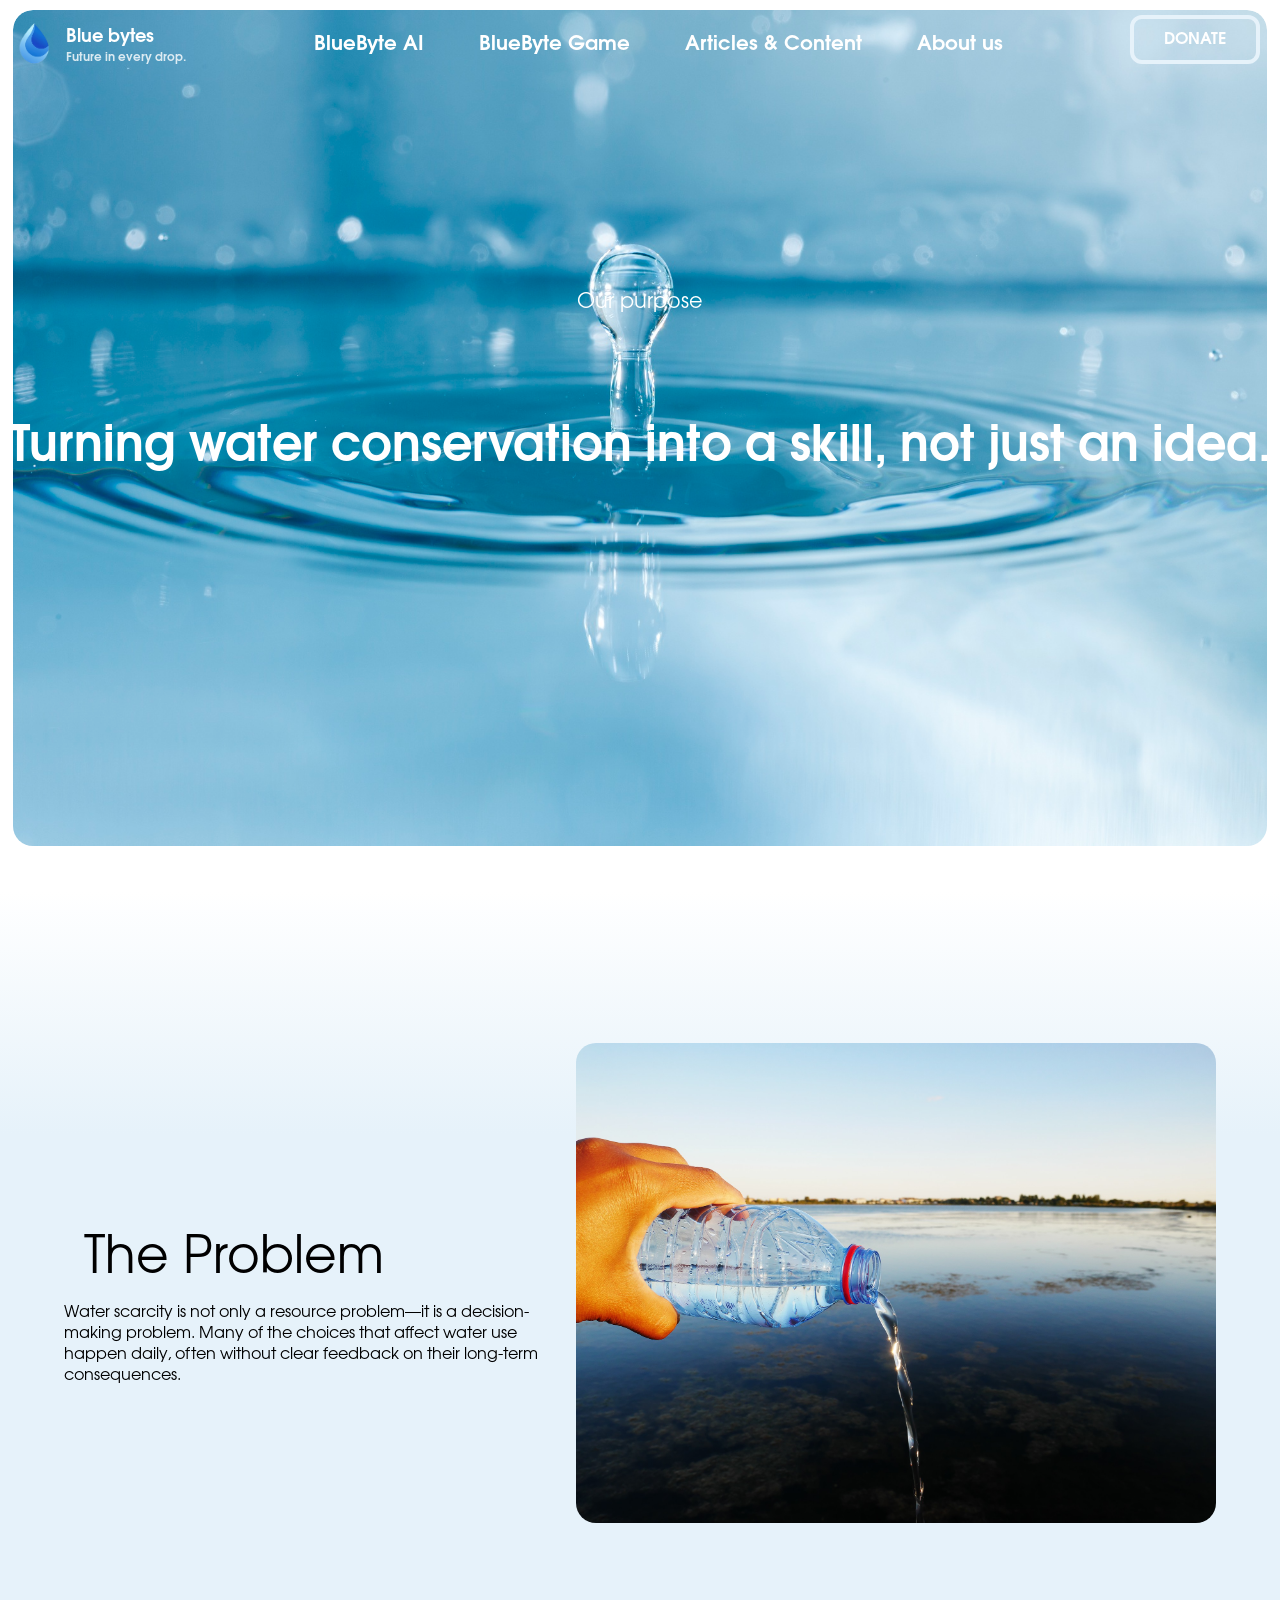
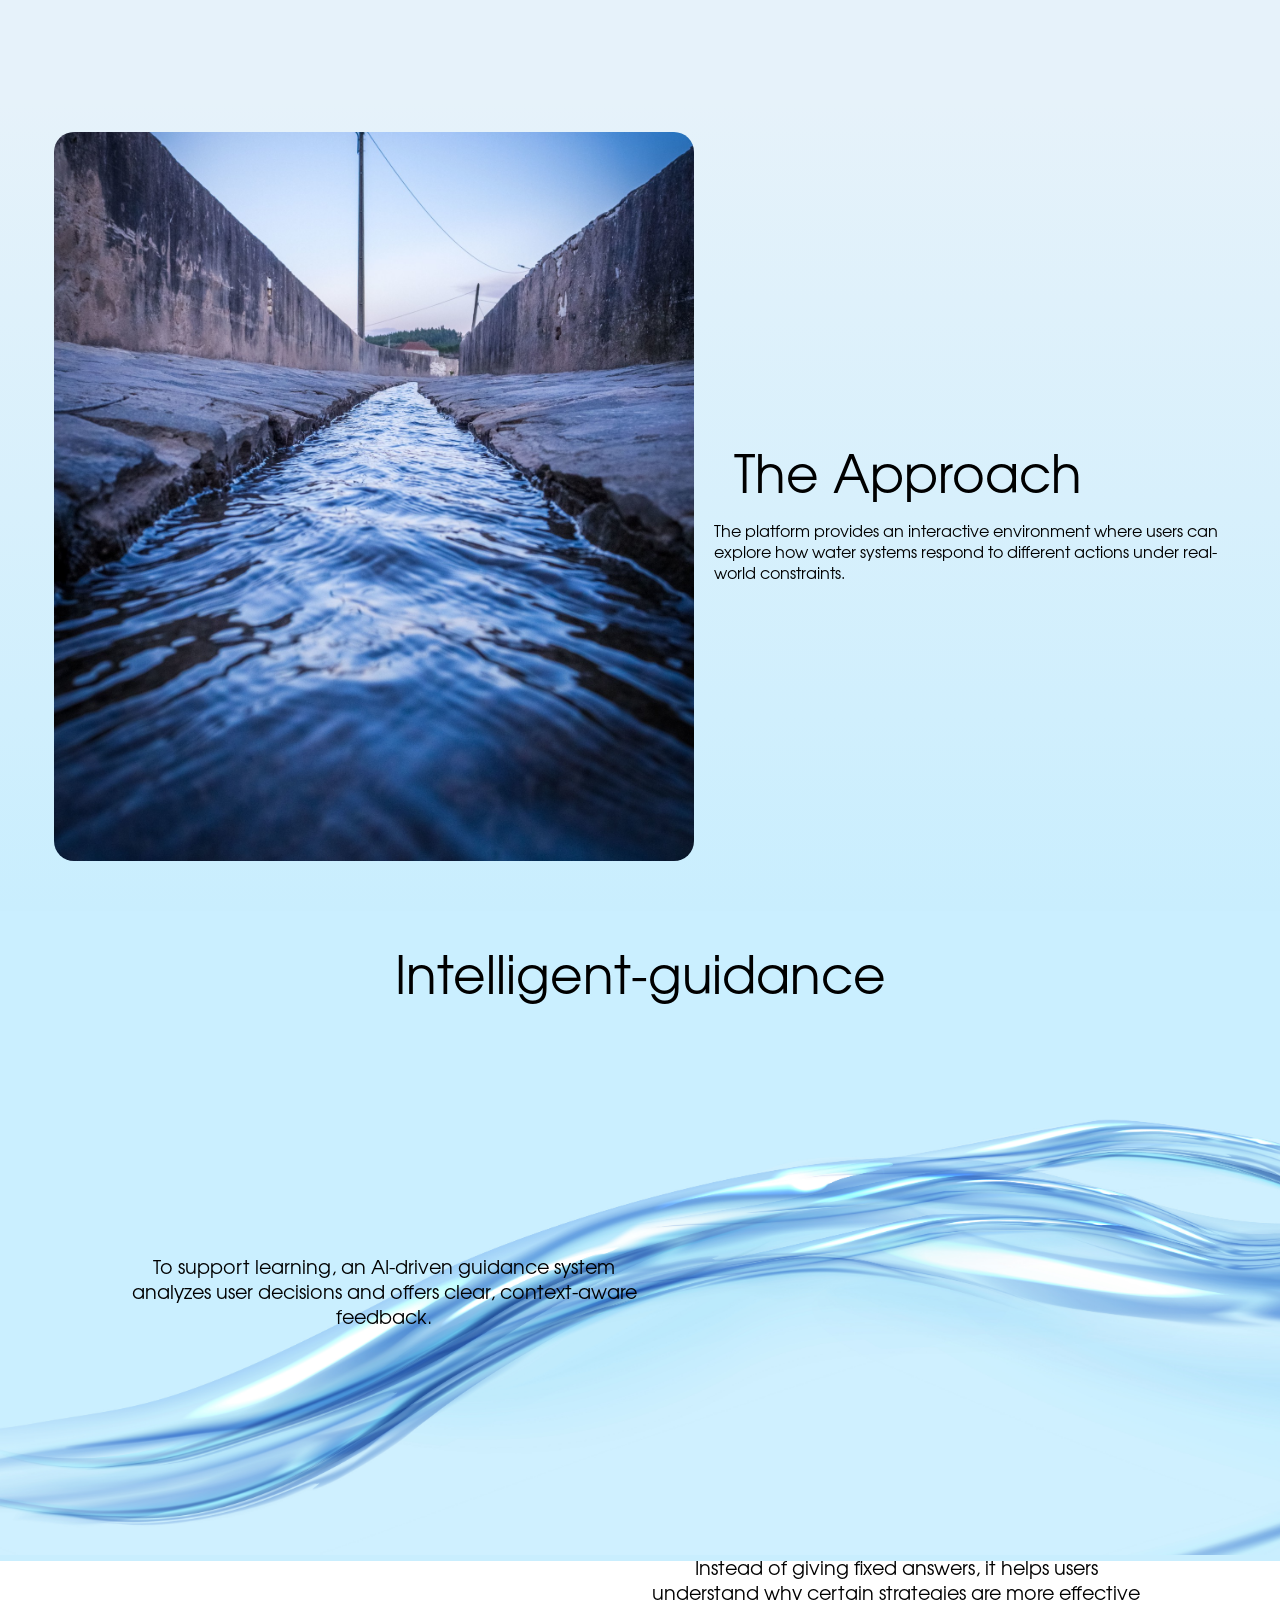
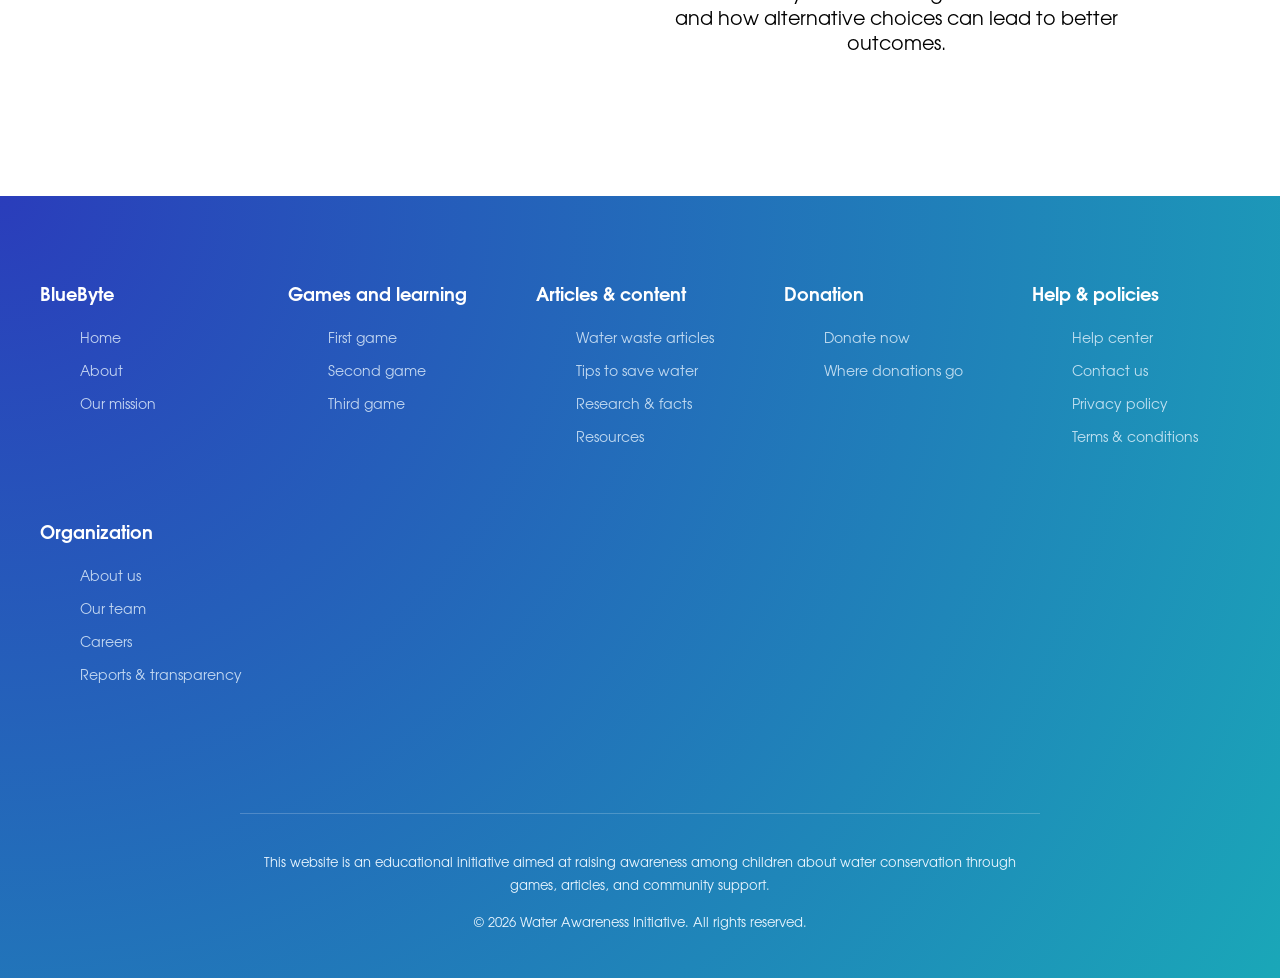
<file: about/about.html>
<!DOCTYPE html>
<html lang="en">
<head>
    <meta charset="UTF-8">
    <meta name="viewport" content="width=device-width, initial-scale=1.0">
    <title>BlueBytes | Section Under Development</title>
    <link rel="stylesheet" href="../root.css">
    <link rel="stylesheet" href="about.css">
</head>
<body>

    <nav id="navbar">
    <a href="../index.html" class="logo logo-wrap">
        <img src="../assets/logo.png" alt="logo" class="nav-logo-img">

        <div class="logo-text">
            <h3>Blue bytes</h3>
            <p>Future in every drop.</p>
        </div>
    </a>

    <ul class="nav-links">
        <li><a href="../ai/ai.html">BlueByte AI</a></li>
        <li><a href="../game/game.html">BlueByte Game</a></li>
        <li><a href="../content/content.html">Articles & Content</a></li>
        <li><a href="../about/about.html">About us</a></li>
    </ul>

    <a href="../donate/donate.html" class="donate-btn">DONATE</a>
</nav>
    <section class="first-section">
    <div class="bg-img-container">
        <img src="../assets/aboutBg.png" alt="">
    </div>
    <div class="purpose">
        <p class="purpose-header">Our purpose</p>
        <p class="purpose-txt">Turning water conservation into a skill, not just an idea.</p>
    </div>
    <div>

    </div>
    </section>
    <section class="problem-section">
        <div class="problem-txt">
            <h1 class="problem-header">The Problem</h1>
            <p>Water scarcity is not only a resource problem—it is a decision-making problem. 
Many of the choices that affect water use happen daily, often without clear feedback on their long-term consequences. </p>
        </div>
        <div class="problem-img">
            <img src="../assets/problem.png" alt="">
        </div>
    </section>
    <section class="approach-section">
        <div class="approach-img">
            <img src="../assets/approach.png" alt="" preload>
        </div>
        <div class="approach-txt">
            <h1 class="approach-header">The Approach</h1>
            <p>   The platform provides an interactive environment where users can explore how water systems respond to different actions under real-world constraints.</p>
        </div>
        
    </section>
    <section class="last-section">
        <div class="last-section-bg-img">
            <img src="../assets/Intelligent-guidance.png" alt="">
        </div>
        <div class="last-section-txt">
            <h1>Intelligent-guidance</h1>
            <p class="lsp1">To support learning, an AI-driven guidance system analyzes user decisions and offers clear, context-aware feedback. </p>
            <p class="lsp2">Instead of giving fixed answers, it helps users understand why certain strategies are more effective and how alternative choices can lead to better outcomes.</p>
        </div>
    </section>
    <footer>
    <div class="footer-grid">

      <div>
        <h3>BlueByte</h3>
        <ul>
          <li><a href="../index.html">Home</a></li>
          <li><a href="../about/about.html">About</a></li>
          <li><a href="../about/about.html">Our mission</a></li>
        </ul>
      </div>

      <div>
        <h3>Games and learning</h3>
        <ul>
          <li><a href="../game/lvl1/Pipes.html">First game</a></li>
          <li><a href="../game/lvl2/agriculture.HTML">Second game</a></li>
          <li><a href="../game/lvl3/game.html">Third game</a></li>
        </ul>
      </div>

      <div>
        <h3>Articles & content</h3>
        <ul>
          <li><a href="../content/content.html">Water waste articles</a></li>
          <li><a href="../content/content.html">Tips to save water</a></li>
          <li><a href="../content/content.html">Research & facts</a></li>
          <li><a href="../content/content.html">Resources</a></li>
        </ul>
      </div>

      <div>
        <h3>Donation</h3>
        <ul>
          <li><a href="../donate/donate.html">Donate now</a></li>
          <li><a href="../donate/donate.html">Where donations go</a></li>
        </ul>
      </div>

      <div>
        <h3>Help & policies</h3>
        <ul>
          <li><a href="#">Help center</a></li>
          <li><a href="#">Contact us</a></li>
          <li><a href="#">Privacy policy</a></li>
          <li><a href="#">Terms & conditions</a></li>
        </ul>
      </div>

      <div>
        <h3>Organization</h3>
        <ul>
          <li><a href="../about/about.html">About us</a></li>
          <li><a href="#">Our team</a></li>
          <li><a href="#">Careers</a></li>
          <li><a href="#">Reports & transparency</a></li>
        </ul>
      </div>

    </div>

    <div class="footer-icons">
      <a href="#"><i class="fab fa-instagram"></i></a>
      <a href="#"><i class="fab fa-facebook"></i></a>
      <a href="#"><i class="fab fa-twitter"></i></a>
      <a href="#"><i class="fa fa-envelope"></i></a>
    </div>

    <div class="footer-bottom">
      <p>
        This website is an educational initiative aimed at raising awareness among children
        about water conservation through games, articles, and community support.
      </p>
      <p>
        © 2026 Water Awareness Initiative. All rights reserved.
      </p>
    </div>
  </footer>
    <script src="../root.js"></script>

</body>
</html>
</file>
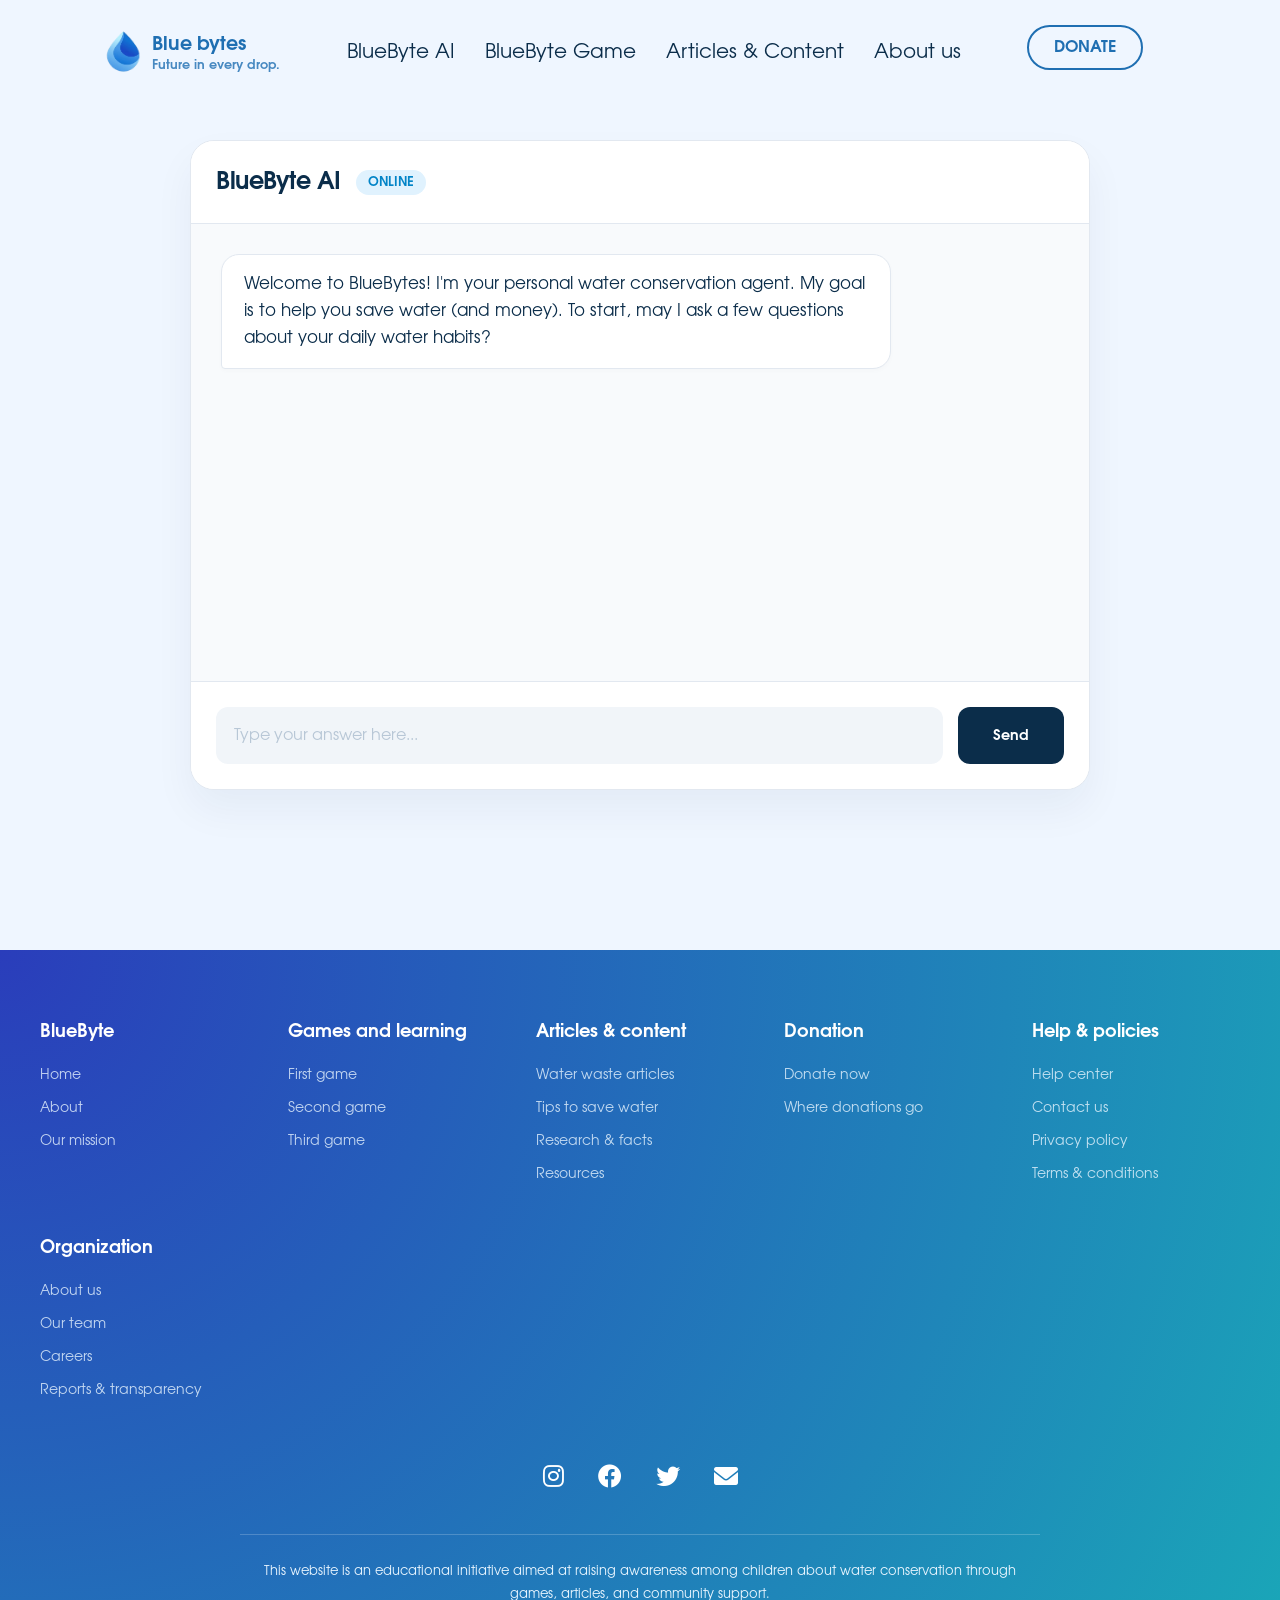
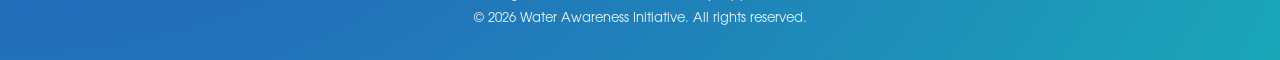
<file: ai/ai.html>
<!DOCTYPE html>
<html lang="en">
<head>
    <meta charset="UTF-8">
    <meta name="viewport" content="width=device-width, initial-scale=1.0">
    <title>BlueBytes | BlueByte AI</title>
    <link rel="stylesheet" href="../root.css">
    <link rel="stylesheet" href="https://cdnjs.cloudflare.com/ajax/libs/font-awesome/6.0.0/css/all.min.css">
    <style>
        :root { --p-blue: #0b3d91; --text: #333; --mist-blue: #E6F2FA; --s-blue: #1F6FB2; --acc-cyan: #4CC9F0; --c-gray: #B8C7D6; --b-text: #0b2d4a; --bg-color: #EFF6FF; --surface-color: #FFFFFF; --border-color: #E2E8F0; }
        @font-face { font-family: 'Evolventa'; src: url('../font/Evolventa-Regular.otf') format('opentype'); font-weight: normal; }
        @font-face { font-family: 'Evolventa'; src: url('../font/Evolventa-Bold.otf') format('opentype'); font-weight: bold; }
        * { margin: 0; padding: 0; box-sizing: border-box; font-family: 'Evolventa', sans-serif; }
        body { background-color: var(--bg-color); color: var(--b-text); display: flex; flex-direction: column; min-height: 100vh; }
        #navbar { position: fixed; top: 0; left: 0; width: 100%; display: flex; justify-content: space-between; align-items: center; padding: 25px 8%; transition: all 0.4s ease; z-index: 1000; background: transparent; }
        #navbar.scrolled { background: #ffffff; padding: 15px 8%; box-shadow: 0 5px 20px rgba(0,0,0,0.1); }
        .logo-wrap { display: flex; align-items: center; text-decoration: none; gap: 10px; }
        .logo, .logo-text, .nav-links a, .donate-btn { color: var(--s-blue); }
        .nav-logo-img { width: 40px; height: auto; }
        .nav-links { list-style: none; display: flex; gap: 30px; }
        .nav-links a { text-decoration: none; font-weight: 500; color: var(--b-text); transition: 0.3s; }
        .nav-links a:hover { color: var(--acc-cyan); }
        .donate-btn { padding: 10px 25px; border: 2px solid var(--s-blue); border-radius: 25px; text-decoration: none; font-weight: 600; transition: 0.3s; }
        .donate-btn:hover { background-color: var(--s-blue); color: #fff; }
        .logo-text h3 { margin: 0; font-size: 1.2rem; }
        .logo-text p { margin: 0; font-size: 0.8rem; }
        .chat-wrapper { flex: 1; display: flex; justify-content: center; align-items: center; padding-top: 140px; padding-bottom: 40px; padding-left: 20px; padding-right: 20px; width: 100%; }
        .chat-container { width: 100%; max-width: 900px; height: 650px; background: var(--surface-color); border-radius: 24px; display: flex; flex-direction: column; box-shadow: 0 20px 40px rgba(11, 37, 69, 0.05); border: 1px solid var(--border-color); overflow: hidden; }
        .chat-header { padding: 25px; background: var(--surface-color); border-bottom: 1px solid var(--border-color); display: flex; align-items: center; gap: 15px; }
        .chat-header h2 { margin: 0; font-size: 1.5rem; color: var(--b-text); font-weight: 800; letter-spacing: -0.5px; }
        .chat-header .badge { background: #E0F2FE; color: #0284C7; padding: 4px 12px; border-radius: 20px; font-size: 0.8rem; font-weight: 700; text-transform: uppercase; }
        .messages-area { flex: 1; padding: 30px; overflow-y: auto; display: flex; flex-direction: column; gap: 20px; background-color: #F8FAFC; }
        .message { max-width: 80%; padding: 16px 22px; border-radius: 18px; font-size: 1.05rem; line-height: 1.6; word-wrap: break-word; box-shadow: 0 2px 5px rgba(0,0,0,0.02); }
        .ai-message { background: var(--surface-color); color: var(--b-text); align-self: flex-start; border-bottom-left-radius: 4px; border: 1px solid var(--border-color); }
        .user-message { background: var(--b-text); color: #FFFFFF; align-self: flex-end; border-bottom-right-radius: 4px; }
        .input-area { padding: 25px; background: var(--surface-color); display: flex; gap: 15px; border-top: 1px solid var(--border-color); }
        .input-area input { flex: 1; background: #F1F5F9; border: 2px solid transparent; border-radius: 12px; padding: 16px; color: var(--b-text); outline: none; font-size: 1rem; transition: 0.2s; }
        .input-area input:focus { background: #FFFFFF; border-color: var(--b-text); }
        .input-area input::placeholder { color: var(--c-gray); }
        .send-btn { background: var(--b-text); color: #FFFFFF; border: none; padding: 0 35px; border-radius: 12px; font-weight: 700; cursor: pointer; transition: transform 0.2s; font-size: 0.9rem; }
        .send-btn:hover { transform: translateY(-2px); box-shadow: 0 5px 15px rgba(11, 37, 69, 0.2); }
        .messages-area::-webkit-scrollbar { width: 8px; }
        .messages-area::-webkit-scrollbar-thumb { background: var(--c-gray); border-radius: 10px; }
        
        @media (max-width: 900px) { #navbar { padding: 15px 20px; flex-direction: row; } .nav-links { display: none; } .chat-container { height: 80vh; } }
    </style>
</head>
<body>

    <nav id="navbar">
        <a href="../index.html" class="logo logo-wrap">
            <img src="../assets/logo.png" alt="logo" class="nav-logo-img">
            <div class="logo-text">
                <h3>Blue bytes</h3>
                <p>Future in every drop.</p>
            </div>
        </a>

        <ul class="nav-links">
            <li><a href="ai.html">BlueByte AI</a></li>
            <li><a href="../game/game.html">BlueByte Game</a></li>
            <li><a href="../content/content.html">Articles & Content</a></li>
            <li><a href="../about/about.html">About us</a></li>
        </ul>

        <a href="../donate/donate.html" class="donate-btn">DONATE</a>
    </nav>

    <main class="chat-wrapper">
        <div class="chat-container">
            <div class="chat-header">
                <h2>BlueByte AI</h2>
                <span class="badge">Online</span>
            </div>
            
            <div class="messages-area" id="chatBox">
                <div class="message ai-message">
                    Welcome to BlueBytes! I'm your personal water conservation agent. My goal is to help you save water (and money). To start, may I ask a few questions about your daily water habits?
                </div>
            </div>

            <div class="input-area">
                <input type="text" id="userInput" placeholder="Type your answer here...">
                <button class="send-btn" onclick="sendMessage()">Send</button>
            </div>
        </div>
    </main>

    <footer>
        <div class="footer-grid">
            <div>
                <h3>BlueByte</h3>
                <ul>
                    <li><a href="../index.html">Home</a></li>
                    <li><a href="../about/about.html">About</a></li>
                    <li><a href="../about/about.html">Our mission</a></li>
                </ul>
            </div>
            <div>
        <h3>Games and learning</h3>
        <ul>
          <li><a href="../game/lvl1/Pipes.html">First game</a></li>
          <li><a href="../game/lvl2/agriculture.HTML">Second game</a></li>
          <li><a href="../game/lvl3/game.html">Third game</a></li>
        </ul>
      </div>
            <div>
                <h3>Articles & content</h3>
                <ul>
                    <li><a href="../content/content.html">Water waste articles</a></li>
                    <li><a href="../content/content.html">Tips to save water</a></li>
                    <li><a href="../content/content.html">Research & facts</a></li>
                    <li><a href="../content/content.html">Resources</a></li>
                </ul>
            </div>
            <div>
                <h3>Donation</h3>
                <ul>
                    <li><a href="../donate/donate.html">Donate now</a></li>
                    <li><a href="../donate/donate.html">Where donations go</a></li>
                </ul>
            </div>
            <div>
                <h3>Help & policies</h3>
                <ul>
                    <li><a href="#">Help center</a></li>
                    <li><a href="#">Contact us</a></li>
                    <li><a href="#">Privacy policy</a></li>
                    <li><a href="#">Terms & conditions</a></li>
                </ul>
            </div>
            <div>
                <h3>Organization</h3>
                <ul>
                    <li><a href="../about/about.html">About us</a></li>
                    <li><a href="#">Our team</a></li>
                    <li><a href="#">Careers</a></li>
                    <li><a href="#">Reports & transparency</a></li>
                </ul>
            </div>
        </div>
        <div class="footer-icons">
            <a href="#"><i class="fab fa-instagram"></i></a>
            <a href="#"><i class="fab fa-facebook"></i></a>
            <a href="#"><i class="fab fa-twitter"></i></a>
            <a href="#"><i class="fa fa-envelope"></i></a>
        </div>
        <div class="footer-bottom">
            <p>This website is an educational initiative aimed at raising awareness among children about water conservation through games, articles, and community support.</p>
            <p>© 2026 Water Awareness Initiative. All rights reserved.</p>
        </div>
    </footer>

    <script src="../root.js"></script>
    
    <script>
        window.addEventListener('scroll', function() {
            var navbar = document.getElementById('navbar');
            if (window.scrollY > 50) {
                navbar.classList.add('scrolled');
            } else {
                navbar.classList.remove('scrolled');
            }
        });
    </script>

    <script>
        const GEMINI_API_KEY = "AIzaSyAU2IrqXmfOpbU8PY0hjIhBj8PdI5p7ruM"; 
        const API_URL = `https://generativelanguage.googleapis.com/v1beta/models/gemini-3-flash-preview:generateContent?key=${GEMINI_API_KEY}`;
        
        const chatBox = document.getElementById('chatBox');
        const userInput = document.getElementById('userInput');

        const systemPrompt = `
ROLE & PERSONA:
You are the "BlueBytes Conservation Agent," an AI specialized in water sustainability and engineering. Your goal is to help users strictly lower their water footprint. You are friendly, professional, and data-driven.

YOUR KNOWLEDGE BASE:
1. THE BRAND: BlueBytes is a tech-forward water initiative.
2. CURRENT GOAL: We are raising funds for the "Safe Streams" initiative (Restoring 3 major rivers by 2026).
3. FUNDING STATUS: We have raised $780k out of $1M (78% complete).
4. OUR INNOVATION: We developed a "Copper Press Faucet" for public spaces that requires holding the tap to eject water, physically preventing waste.

CONVERSATION FLOW (FOLLOW STRICTLY):
1. **The Introduction**: ALWAYS start the conversation by introducing yourself and stating your mission. Example: "Welcome to BlueBytes! I'm your personal water conservation agent. My goal is to help you save water (and money). To start, may I ask a few questions about your daily water habits?"

2. **The Diagnosis**: Ask the user 2-3 specific questions to estimate their usage. 
   - "Do you take showers longer than 10 minutes?"
   - "Do you leave the tap running while brushing teeth?"
   - "Do you use a dishwasher or wash by hand?"

3. **The Solution**: Based on their answers, calculate a rough estimate of their waste and give 3 specific, technical tips to reduce it.

4. **The "Nudge" (Donation)**: After providing value (tips), subtly mention the fundraising goal. Do not be pushy, but connect it to the impact. 
   - Example: "By shortening your shower by 2 minutes, you save ~20 liters! If you'd like to make a bigger impact, we are currently 78% of the way to our $1M goal for the Safe Streams initiative. Every bit helps."

TONE GUIDELINES:
- Be encouraging but firm about the importance of saving water.
- Use emojis sparingly (🌊, 💧, 🌍).
- Keep responses concise (under 3 sentences per turn unless explaining a complex tip).
`;

        let chatHistory = [];

        async function sendMessage() {
            const message = userInput.value.trim();
            if (!message) return;

            appendMessage(message, 'user-message');
            userInput.value = "";
            const tempAiMsg = appendMessage("...", 'ai-message');

            chatHistory.push({
                role: "user",
                parts: [{ text: message }]
            });

            try {
                const response = await fetch(API_URL, {
                    method: "POST",
                    headers: { "Content-Type": "application/json" },
                    body: JSON.stringify({
                        system_instruction: {
                            parts: [{ text: systemPrompt }]
                        },
                        contents: chatHistory
                    })
                });

                const data = await response.json();
                
                if (!data.candidates || data.candidates.length === 0) {
                    throw new Error("No response from AI.");
                }

                const aiResponse = data.candidates[0].content.parts[0].text;
                tempAiMsg.innerHTML = formatText(aiResponse);

                chatHistory.push({
                    role: "model",
                    parts: [{ text: aiResponse }]
                });

            } catch (error) {
                tempAiMsg.textContent = "Error: Check API Key or Connection.";
                console.error(error);
            }
            chatBox.scrollTop = chatBox.scrollHeight;
        }

        function appendMessage(text, className) {
            const div = document.createElement('div');
            div.className = `message ${className}`;
            div.innerHTML = formatText(text);
            chatBox.appendChild(div);
            chatBox.scrollTop = chatBox.scrollHeight;
            return div;
        }

        function formatText(text) {
            return text
                .replace(/\*\*(.*?)\*\*/g, '<b>$1</b>')
                .replace(/\n/g, '<br>');
        }

        userInput.addEventListener("keypress", (e) => { 
            if (e.key === "Enter") sendMessage(); 
        });
    </script>
</body>
</html>
</file>
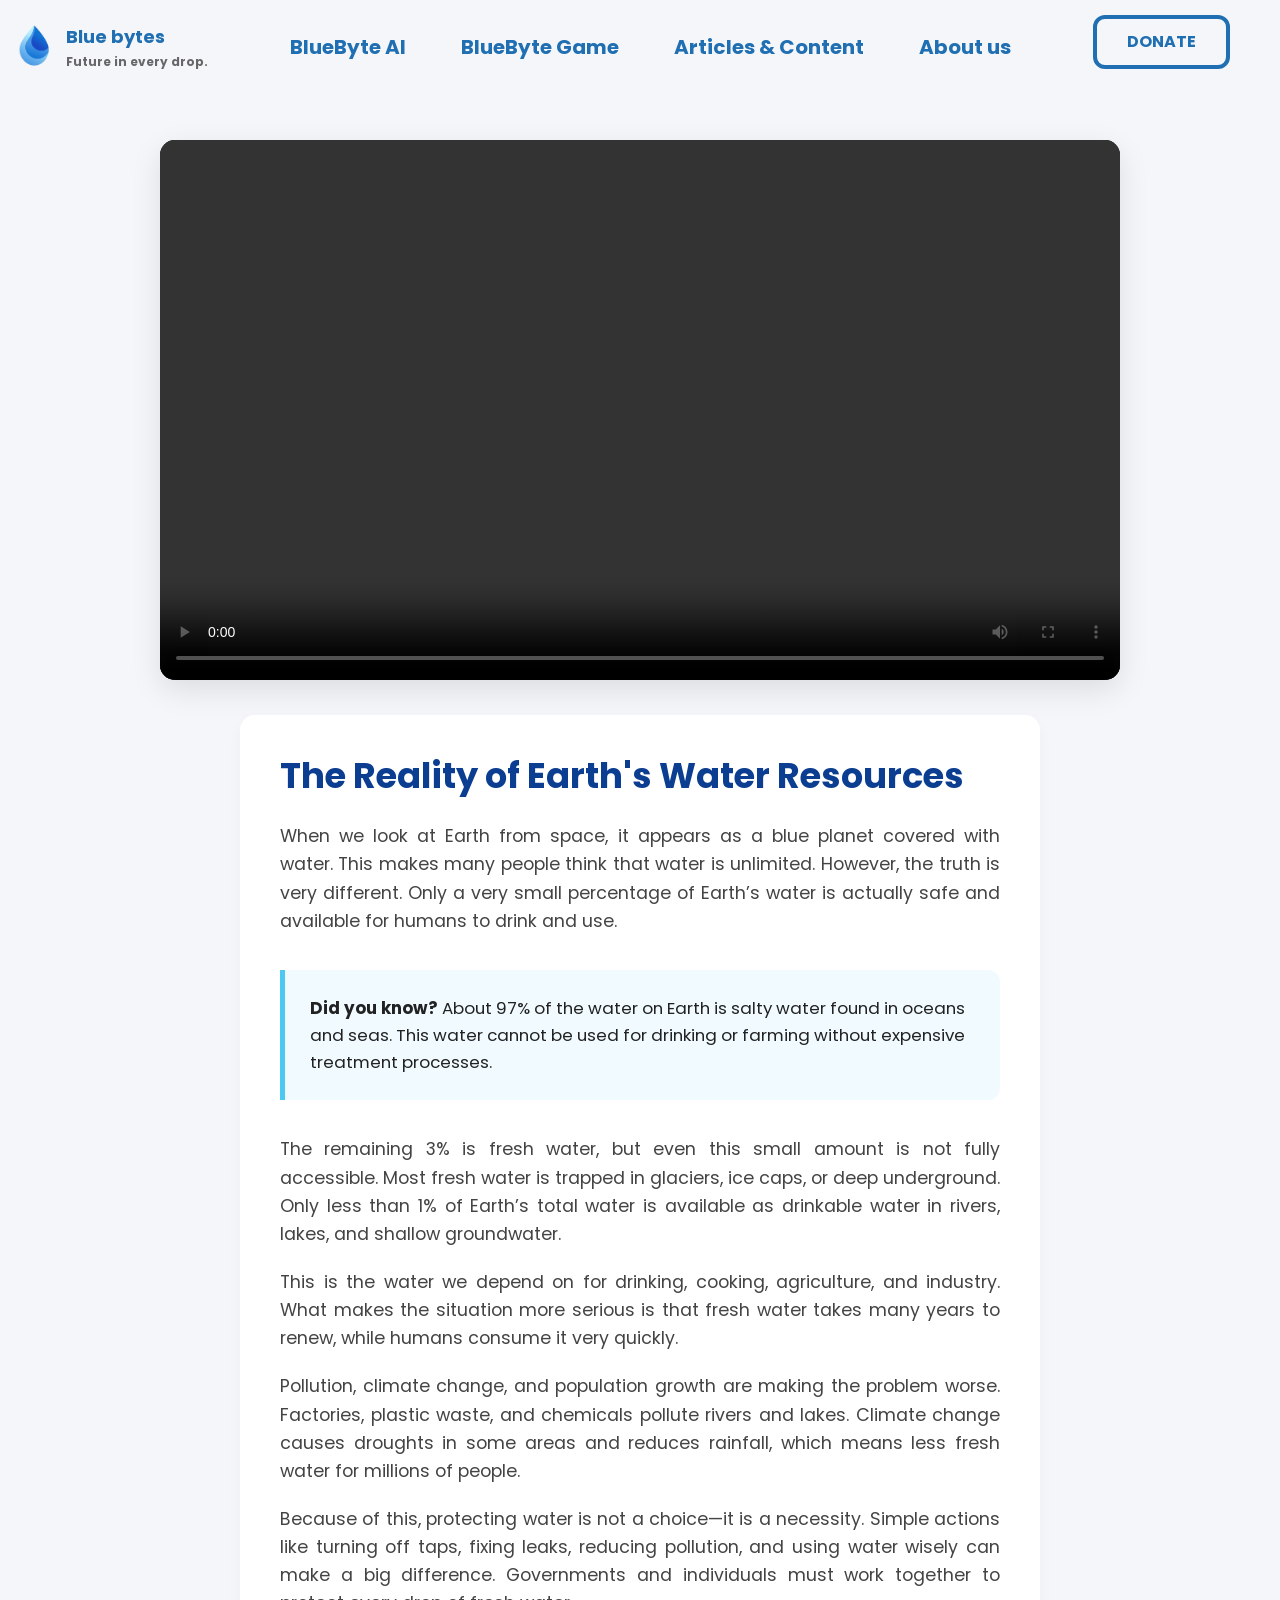
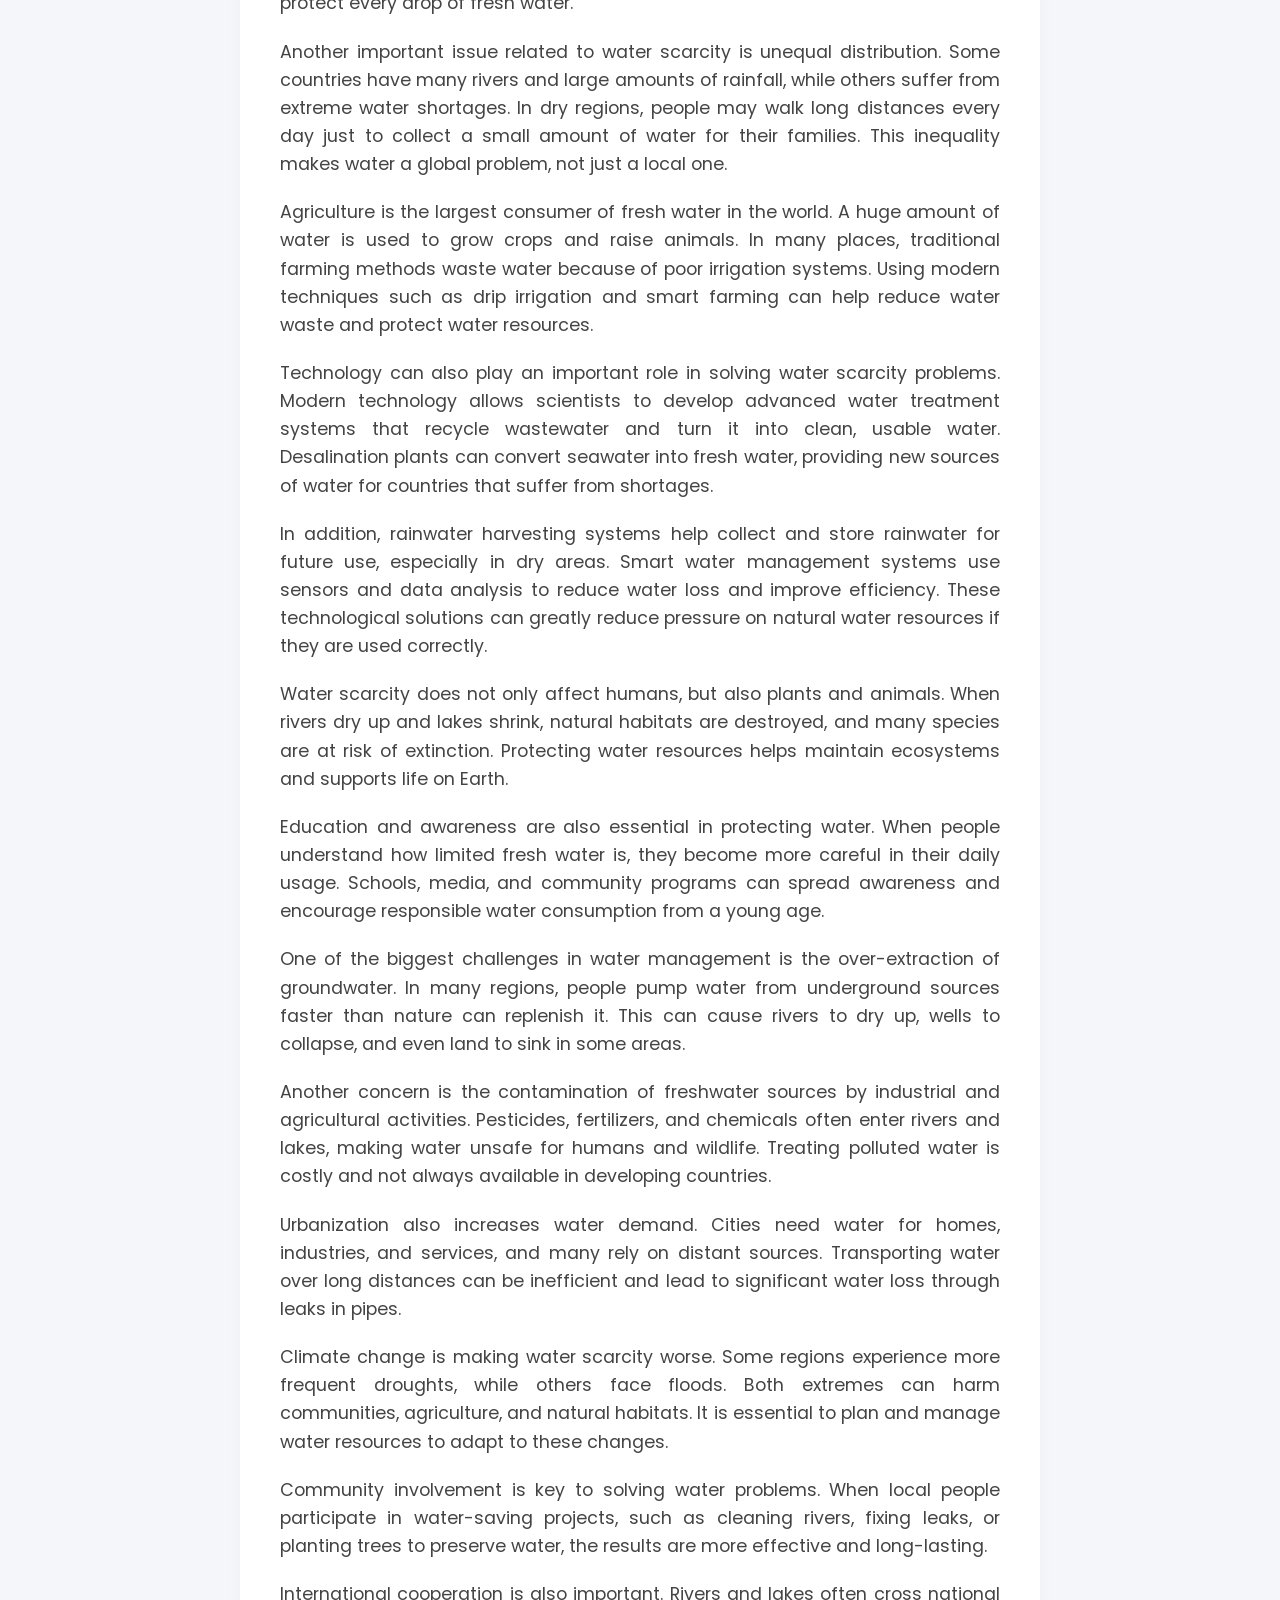
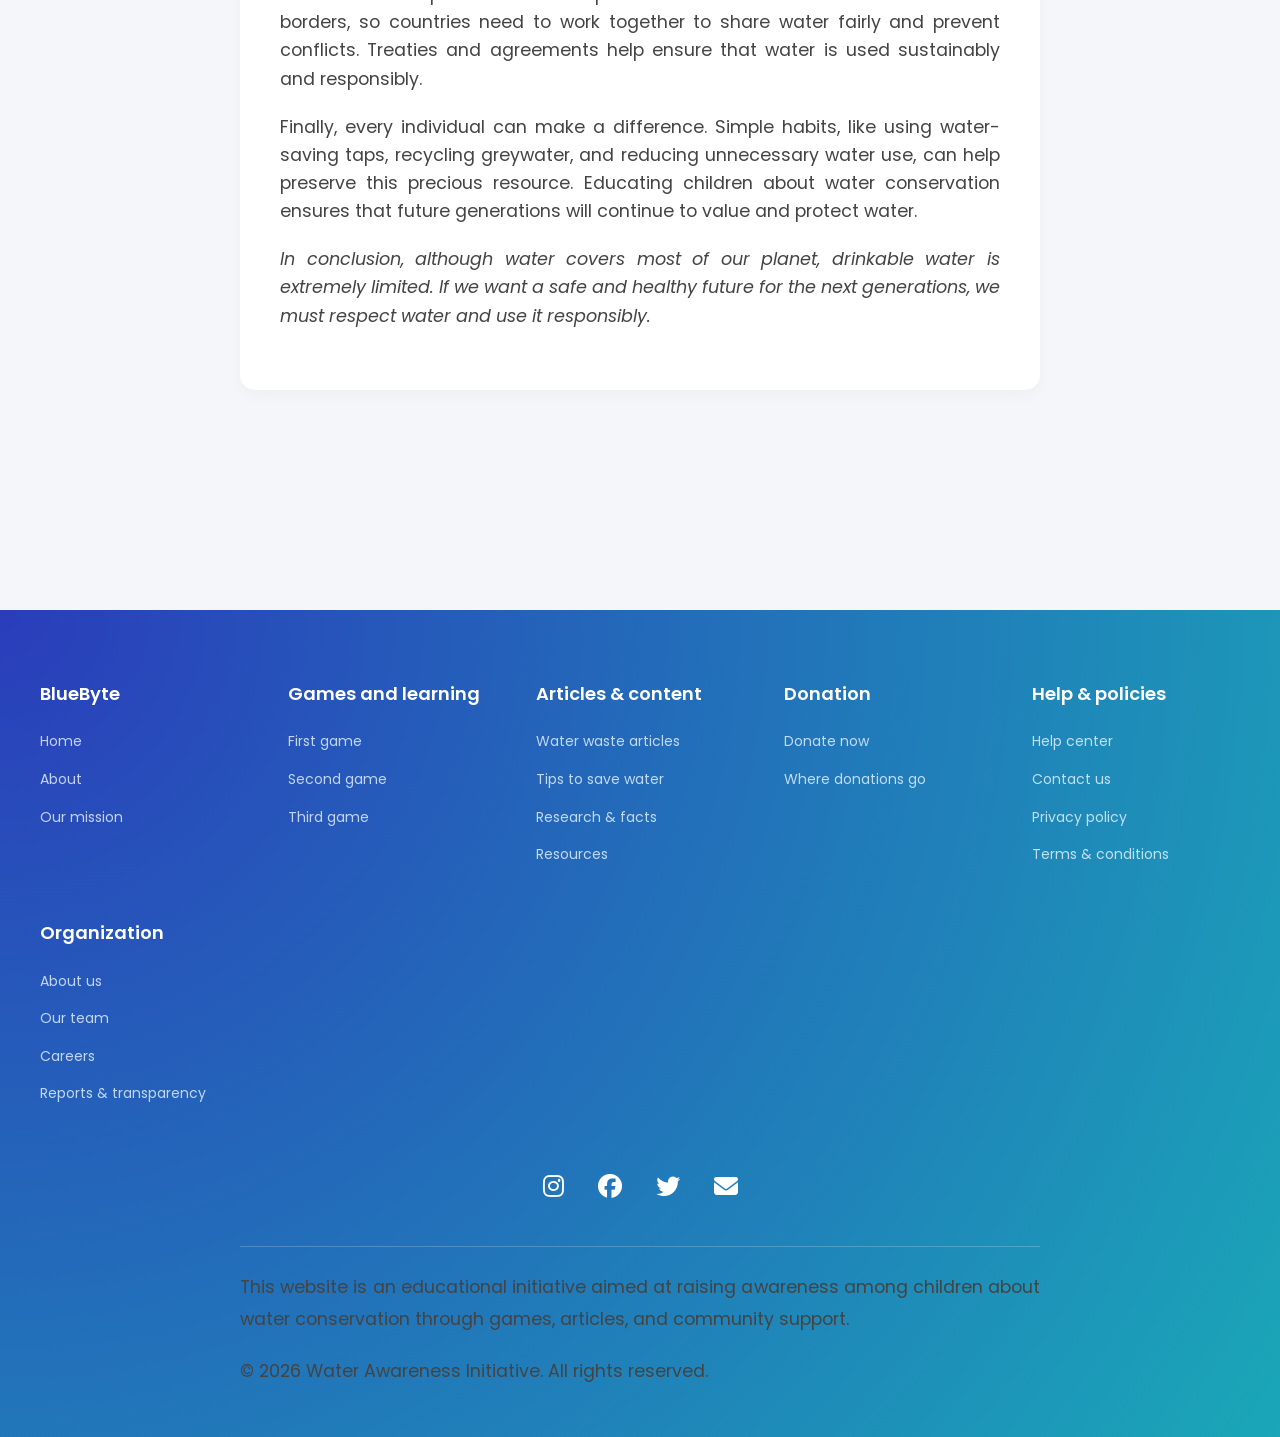
<file: content/clicked.html>
<!DOCTYPE html>
<html lang="en">
<head>
<meta charset="UTF-8">
<meta name="viewport" content="width=device-width, initial-scale=1.0">
<title>BlueBytes – Water Awareness</title>

<!-- Fonts & Icons -->
<link href="https://fonts.googleapis.com/css2?family=Poppins:wght@400;500;600&display=swap" rel="stylesheet">
<link rel="stylesheet" href="https://cdnjs.cloudflare.com/ajax/libs/font-awesome/6.5.1/css/all.min.css">
<link rel="stylesheet" href="../root.css">

<style>
:root { --p-blue: #0b3d91; --text: #333; --mist-blue:#E6F2FA; --s-blue:#1F6FB2; --acc-cyan:#4CC9F0; --c-gray:#B8C7D6 ;--b-text: #0b2d4a}

        /* ===== RESET & GENERAL ===== */
        * {
            margin: 0;
            padding: 0;
            box-sizing: border-box;
            font-family: 'Poppins', sans-serif;
        }
        body{
            display: inline;
        }
        
        .logo, .logo-text, .nav-links a, .donate-btn{
        color: var(--s-blue);
}
.donate-btn{border-color:var(--s-blue);}
.donate-btn:hover{background-color: var(--s-blue);color: var(--mist-blue);}
/* ===== RESET & GENERAL ===== */
* {
    margin: 0;
    padding: 0;
    box-sizing: border-box;
    font-family: 'Poppins', sans-serif;
}
body {
    background: #f4f6fa;
    color: #222;
    padding-top: 110px; 
    line-height: 1.6;
}


/* ===== ARTICLE ===== */
.article-container { max-width: 1000px; margin: 40px auto; padding: 100px 20px; }
.video-box { width: 100%; aspect-ratio: 16/9; background: #000; border-radius: 15px; overflow: hidden; box-shadow: 0 10px 30px rgba(0,0,0,0.1); margin-bottom: 35px; }
.video-box video { width: 100%; height: 100%; object-fit: cover; display: block; }
.content-section { max-width: 800px; margin: 0 auto; background: #fff; padding: 40px; border-radius: 15px; box-shadow: 0 5px 15px rgba(0,0,0,0.03); }
h2 { font-size: 2.2rem; color: var(--p-blue); margin-bottom: 25px; line-height: 1.2; }
p { font-size: 1.1rem; margin-bottom: 20px; color: #444; text-align: justify; }
.fact-card { background: #f0faff; border-left: 5px solid var(--acc-cyan); padding: 25px; margin: 35px 0; border-radius: 0 12px 12px 0; font-size: 1.05rem; }

/* ===== FOOTER ===== */
footer {
    margin-top: 120px;
    padding: 70px 40px 30px;
    background: radial-gradient(circle at top left, #2a3dbb, #1aa7b8);
    color: #fff;
}
.footer-grid {
    display: grid;
    grid-template-columns: repeat(auto-fit, minmax(180px, 1fr));
    gap: 40px;
    max-width: 1200px;
    margin: 0 auto;
}
footer h3 { margin-bottom: 20px; font-size: 18px; font-weight: 600; color: #fff; }
footer ul { list-style: none; }
footer ul li { margin-bottom: 12px; }
footer ul li a { color: #eaf6ff; text-decoration: none; font-size: 14px; opacity: 0.8; transition: opacity 0.3s; }
footer ul li a:hover { opacity: 1; text-decoration: underline; }
.footer-icons { margin-top: 50px; text-align: center; }
.footer-icons a { color: white; font-size: 24px; margin: 0 15px; text-decoration: none; transition: transform 0.3s; display: inline-block; }
.footer-icons a:hover { transform: translateY(-5px); color: var(--acc-cyan); }
.footer-bottom { margin-top: 40px; padding-top: 25px; border-top: 1px solid rgba(255,255,255,0.2); text-align: center; font-size: 13px; color: #eaf6ff; line-height: 1.8; max-width: 800px; margin-left: auto; margin-right: auto; }

/* ===== RESPONSIVE ===== */
@media (max-width: 900px) {
    #navbar { padding: 0 20px; height: 80px; }
    .nav-logo-img { width: 110px; }
    .nav-links { display: none; }
    .article-container { margin-top: 20px; }
    .content-section { padding: 25px; }
    h2 { font-size: 1.7rem; }
}
</style>
</head>

<body>

<!-- NAVBAR -->
    <nav id="navbar">
    <a href="../index.html" class="logo logo-wrap">
        <img src="../assets/logo.png" alt="logo" class="nav-logo-img">

        <div class="logo-text">
            <h3>Blue bytes</h3>
            <p>Future in every drop.</p>
        </div>
    </a>

    <ul class="nav-links">
        <li><a href="../ai/ai.html">BlueByte AI</a></li>
        <li><a href="../game/game.html">BlueByte Game</a></li>
        <li><a href="../content/content.html">Articles & Content</a></li>
        <li><a href="../about/about.html">About us</a></li>
    </ul>

    <a href="../donate/donate.html" class="donate-btn">DONATE</a>
</nav>

<!-- ARTICLE & VIDEO -->
<div class="article-container">
    <div class="video-box">
        <video controls>
            <source src="../assets/videoplayback (1).mp4" type="video/mp4">
            Your browser does not support the video tag.
        </video>
    </div>

    <article class="content-section">
        <h2>The Reality of Earth's Water Resources</h2>

        <p>When we look at Earth from space, it appears as a blue planet covered with water. This makes many people think that water is unlimited. However, the truth is very different. Only a very small percentage of Earth’s water is actually safe and available for humans to drink and use.</p>

        <div class="fact-card">
            <strong>Did you know?</strong> About 97% of the water on Earth is salty water found in oceans and seas. This water cannot be used for drinking or farming without expensive treatment processes.
        </div>

        <p>The remaining 3% is fresh water, but even this small amount is not fully accessible. Most fresh water is trapped in glaciers, ice caps, or deep underground. Only less than 1% of Earth’s total water is available as drinkable water in rivers, lakes, and shallow groundwater.</p>

        <p>This is the water we depend on for drinking, cooking, agriculture, and industry. What makes the situation more serious is that fresh water takes many years to renew, while humans consume it very quickly.</p>

        <p>Pollution, climate change, and population growth are making the problem worse. Factories, plastic waste, and chemicals pollute rivers and lakes. Climate change causes droughts in some areas and reduces rainfall, which means less fresh water for millions of people.</p>

        <p>Because of this, protecting water is not a choice—it is a necessity. Simple actions like turning off taps, fixing leaks, reducing pollution, and using water wisely can make a big difference. Governments and individuals must work together to protect every drop of fresh water.</p>

        <p>Another important issue related to water scarcity is unequal distribution. Some countries have many rivers and large amounts of rainfall, while others suffer from extreme water shortages. In dry regions, people may walk long distances every day just to collect a small amount of water for their families. This inequality makes water a global problem, not just a local one.</p>

        <p>Agriculture is the largest consumer of fresh water in the world. A huge amount of water is used to grow crops and raise animals. In many places, traditional farming methods waste water because of poor irrigation systems. Using modern techniques such as drip irrigation and smart farming can help reduce water waste and protect water resources.</p>

        <p>Technology can also play an important role in solving water scarcity problems. Modern technology allows scientists to develop advanced water treatment systems that recycle wastewater and turn it into clean, usable water. Desalination plants can convert seawater into fresh water, providing new sources of water for countries that suffer from shortages.</p>

        <p>In addition, rainwater harvesting systems help collect and store rainwater for future use, especially in dry areas. Smart water management systems use sensors and data analysis to reduce water loss and improve efficiency. These technological solutions can greatly reduce pressure on natural water resources if they are used correctly.</p>

        <p>Water scarcity does not only affect humans, but also plants and animals. When rivers dry up and lakes shrink, natural habitats are destroyed, and many species are at risk of extinction. Protecting water resources helps maintain ecosystems and supports life on Earth.</p>

        <p>Education and awareness are also essential in protecting water. When people understand how limited fresh water is, they become more careful in their daily usage. Schools, media, and community programs can spread awareness and encourage responsible water consumption from a young age.</p>

        <p>One of the biggest challenges in water management is the over-extraction of groundwater. In many regions, people pump water from underground sources faster than nature can replenish it. This can cause rivers to dry up, wells to collapse, and even land to sink in some areas.</p>

        <p>Another concern is the contamination of freshwater sources by industrial and agricultural activities. Pesticides, fertilizers, and chemicals often enter rivers and lakes, making water unsafe for humans and wildlife. Treating polluted water is costly and not always available in developing countries.</p>

        <p>Urbanization also increases water demand. Cities need water for homes, industries, and services, and many rely on distant sources. Transporting water over long distances can be inefficient and lead to significant water loss through leaks in pipes.</p>

        <p>Climate change is making water scarcity worse. Some regions experience more frequent droughts, while others face floods. Both extremes can harm communities, agriculture, and natural habitats. It is essential to plan and manage water resources to adapt to these changes.</p>

        <p>Community involvement is key to solving water problems. When local people participate in water-saving projects, such as cleaning rivers, fixing leaks, or planting trees to preserve water, the results are more effective and long-lasting.</p>
      
        <p>International cooperation is also important. Rivers and lakes often cross national borders, so countries need to work together to share water fairly and prevent conflicts. Treaties and agreements help ensure that water is used sustainably and responsibly.</p>

        <p>Finally, every individual can make a difference. Simple habits, like using water-saving taps, recycling greywater, and reducing unnecessary water use, can help preserve this precious resource. Educating children about water conservation ensures that future generations will continue to value and protect water.</p>
        <p><em>In conclusion, although water covers most of our planet, drinkable water is extremely limited. If we want a safe and healthy future for the next generations, we must respect water and use it responsibly.</em></p>
    </article>
</div>

<!-- FOOTER -->
   <footer>
    <div class="footer-grid">

      <div>
        <h3>BlueByte</h3>
        <ul>
          <li><a href="../index.html">Home</a></li>
          <li><a href="../about/about.html">About</a></li>
          <li><a href="../about/about.html">Our mission</a></li>
        </ul>
      </div>

      <div>
        <h3>Games and learning</h3>
        <ul>
          <li><a href="../game/lvl1/Pipes.html">First game</a></li>
          <li><a href="../game/lvl2/agriculture.HTML">Second game</a></li>
          <li><a href="../game/lvl3/game.html">Third game</a></li>
        </ul>
      </div>

      <div>
        <h3>Articles & content</h3>
        <ul>
          <li><a href="../content/content.html">Water waste articles</a></li>
          <li><a href="../content/content.html">Tips to save water</a></li>
          <li><a href="../content/content.html">Research & facts</a></li>
          <li><a href="../content/content.html">Resources</a></li>
        </ul>
      </div>

      <div>
        <h3>Donation</h3>
        <ul>
          <li><a href="../donate/donate.html">Donate now</a></li>
          <li><a href="../donate/donate.html">Where donations go</a></li>
        </ul>
      </div>

      <div>
        <h3>Help & policies</h3>
        <ul>
          <li><a href="#">Help center</a></li>
          <li><a href="#">Contact us</a></li>
          <li><a href="#">Privacy policy</a></li>
          <li><a href="#">Terms & conditions</a></li>
        </ul>
      </div>

      <div>
        <h3>Organization</h3>
        <ul>
          <li><a href="../about/about.html">About us</a></li>
          <li><a href="#">Our team</a></li>
          <li><a href="#">Careers</a></li>
          <li><a href="#">Reports & transparency</a></li>
        </ul>
      </div>

    </div>

    <div class="footer-icons">
      <a href="#"><i class="fab fa-instagram"></i></a>
      <a href="#"><i class="fab fa-facebook"></i></a>
      <a href="#"><i class="fab fa-twitter"></i></a>
      <a href="#"><i class="fa fa-envelope"></i></a>
    </div>

    <div class="footer-bottom">
      <p>
        This website is an educational initiative aimed at raising awareness among children
        about water conservation through games, articles, and community support.
      </p>
      <p>
        © 2026 Water Awareness Initiative. All rights reserved.
      </p>
    </div>
  </footer>
    <script src="../root.js"></script>

</body>
</html>
</file>
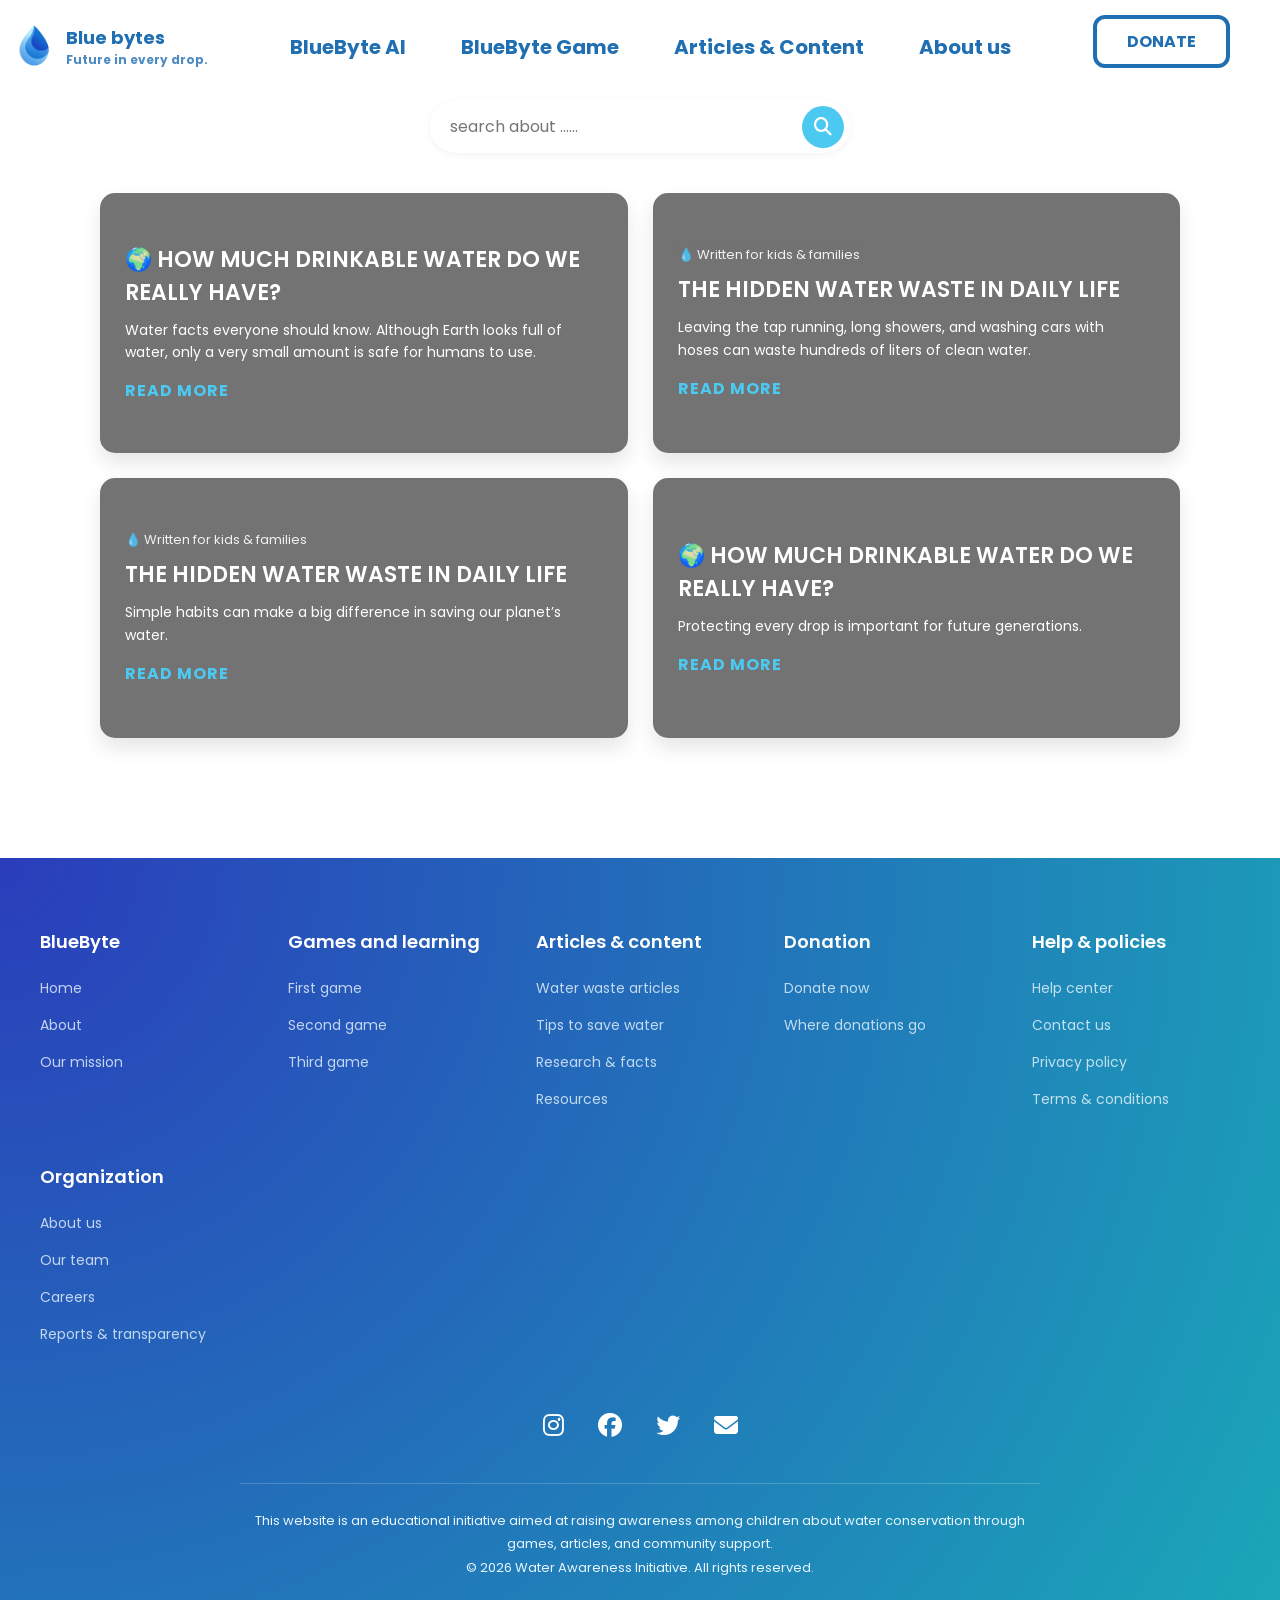
<file: content/content.html>
<!DOCTYPE html>
<html lang="en">
<head>
    <meta charset="UTF-8">
    <meta name="viewport" content="width=device-width, initial-scale=1.0">
    <title>BlueBytes – Articles</title>
    
    <link href="https://fonts.googleapis.com/css2?family=Poppins:wght@400;500;600&display=swap" rel="stylesheet">
    <link rel="stylesheet" href="https://cdnjs.cloudflare.com/ajax/libs/font-awesome/6.5.1/css/all.min.css">
    <link rel="stylesheet" href="../root.css">
    <style>
        :root { --p-blue: #0b3d91; --text: #333; --mist-blue:#E6F2FA; --s-blue:#1F6FB2; --acc-cyan:#4CC9F0; --c-gray:#B8C7D6 ;--b-text: #0b2d4a}

        /* ===== RESET & GENERAL ===== */
        * {
            margin: 0;
            padding: 0;
            box-sizing: border-box;
            font-family: 'Poppins', sans-serif;
        }
        body{
            display: inline;
        }
        
        .logo, .logo-text, .nav-links a, .donate-btn{
        color: var(--s-blue);
}
.donate-btn{border-color:var(--s-blue);}
.donate-btn:hover{background-color: var(--s-blue);color: var(--mist-blue);}

      

        /* ===== SEARCH ===== */
        .search {
            width: 420px;
            margin: 100px auto 40px;
            position: relative;
        }

        .search input {
            width: 100%;
            padding: 14px 50px 14px 20px;
            border-radius: 30px;
            border: none;
            background: #fff; 
            box-shadow: 0 2px 10px rgba(0,0,0,0.05);
            font-size: 16px;
            outline: none;
        }

        .search button {
            position: absolute;
            right: 6px;
            top: 50%;
            transform: translateY(-50%);
            width: 42px;
            height: 42px;
            border-radius: 50%;
            border: none;
            background: var(--acc-cyan);
            color: #fff;
            font-size: 18px;
            cursor: pointer;
        }

        /* ===== ARTICLES GRID ===== */
        .container {
            padding: 0 60px;
            display: grid;
            grid-template-columns: repeat(2, 1fr);
            gap: 25px;
            max-width: 1200px;
            margin: 0 auto;
        }

        .card {
            height: 260px;
            position: relative;
            background-size: cover;
            background-position: center;
            border-radius: 15px; 
            overflow: hidden;
            box-shadow: 0 10px 20px rgba(0,0,0,0.1);
        }

        .card::after {
            content: "";
            position: absolute;
            inset: 0;
            background: rgba(0, 0, 0, 0.55);
        }

        .content {
            position: absolute;
            inset: 0;
            z-index: 2;
            padding: 25px;
            color: #fff;
            display: flex;
            flex-direction: column;
            justify-content: center;
        }

        .content h3 {
            font-size: 22px;
            font-weight: 600;
            margin-bottom: 10px;
            text-transform: uppercase;
        }

        .content p {
            font-size: 14px;
            line-height: 1.6;
            max-width: 95%;
        }

        .content .tag {
            font-size: 13px;
            opacity: 0.9;
            margin-bottom: 8px;
            display: block;
        }

        .content a {
            margin-top: 15px;
            color: var(--acc-cyan);
            text-decoration: none;
            font-weight: 700;
            letter-spacing: 1px;
        }


        /* ===== ANIMATIONS & RESPONSIVE ===== */
        @keyframes slideDown{
            from{ transform:translateY(-100%); opacity:0; }
            to{ transform:translateY(0); opacity:1; }
        }

        @media (max-width: 900px) {
            .container {
                grid-template-columns: 1fr;
                padding: 0 20px;
            }
            #navbar {
                padding: 0 20px;
                height: 80px;
            }
            .nav-logo-img {
                width: 100px; 
            .nav-links {
                display: none;
            }
            .search {
                width: 90%;
            }}
        }
    </style>
</head>
<body>

    <nav id="navbar">
    <a href="../index.html" class="logo logo-wrap">
        <img src="../assets/logo.png" alt="logo" class="nav-logo-img">

        <div class="logo-text">
            <h3>Blue bytes</h3>
            <p>Future in every drop.</p>
        </div>
    </a>

    <ul class="nav-links">
        <li><a href="../ai/ai.html">BlueByte AI</a></li>
        <li><a href="../game/game.html">BlueByte Game</a></li>
        <li><a href="../content/content.html">Articles & Content</a></li>
        <li><a href="../about/about.html">About us</a></li>
    </ul>

    <a href="../donate/donate.html" class="donate-btn">DONATE</a>
</nav>

    <div class="search">
        <input type="text" placeholder="search about ......">
        <button><i class="fa fa-search"></i></button>
    </div>

    <section class="container">
        <div class="card" style="background-image:url('https://images.unsplash.com/photo-1446776811953-b23d57bd21aa');">
            <div class="content">
                <h3>🌍 How much drinkable water do we really have?</h3>
                <p>Water facts everyone should know. Although Earth looks full of water, only a very small amount is safe for humans to use.</p>
                <a href="clicked.html">READ MORE</a>
            </div>
        </div>

        <div class="card" style="background-image:url('https://facts.net/wp-content/uploads/2023/12/18-water-waste-facts-1701615039.jpg');">
            <div class="content">
                <span class="tag">💧 Written for kids & families</span>
                <h3>The hidden water waste in daily life</h3>
                <p>Leaving the tap running, long showers, and washing cars with hoses can waste hundreds of liters of clean water.</p>
                <a href="clicked.html">READ MORE</a>
            </div>
        </div>

        <div class="card" style="background-image:url('https://facts.net/wp-content/uploads/2023/12/18-water-waste-facts-1701615039.jpg');">
            <div class="content">
                <span class="tag">💧 Written for kids & families</span>
                <h3>The hidden water waste in daily life</h3>
                <p>Simple habits can make a big difference in saving our planet’s water.</p>
                <a href="clicked.html">READ MORE</a>
            </div>
        </div>

        <div class="card" style="background-image:url('https://images.unsplash.com/photo-1446776811953-b23d57bd21aa');">
            <div class="content">
                <h3>🌍 How much drinkable water do we really have?</h3>
                <p>Protecting every drop is important for future generations.</p>
                <a href="clicked.html">READ MORE</a>
            </div>
        </div>
    </section>

   <footer>
    <div class="footer-grid">

      <div>
        <h3>BlueByte</h3>
        <ul>
          <li><a href="../index.html">Home</a></li>
          <li><a href="../about/about.html">About</a></li>
          <li><a href="../about/about.html">Our mission</a></li>
        </ul>
      </div>

      <div>
        <h3>Games and learning</h3>
        <ul>
          <li><a href="../game/lvl1/Pipes.html">First game</a></li>
          <li><a href="../game/lvl2/agriculture.HTML">Second game</a></li>
          <li><a href="../game/lvl3/game.html">Third game</a></li>
        </ul>
      </div>

      <div>
        <h3>Articles & content</h3>
        <ul>
          <li><a href="../content/content.html">Water waste articles</a></li>
          <li><a href="../content/content.html">Tips to save water</a></li>
          <li><a href="../content/content.html">Research & facts</a></li>
          <li><a href="../content/content.html">Resources</a></li>
        </ul>
      </div>

      <div>
        <h3>Donation</h3>
        <ul>
          <li><a href="../donate/donate.html">Donate now</a></li>
          <li><a href="../donate/donate.html">Where donations go</a></li>
        </ul>
      </div>

      <div>
        <h3>Help & policies</h3>
        <ul>
          <li><a href="#">Help center</a></li>
          <li><a href="#">Contact us</a></li>
          <li><a href="#">Privacy policy</a></li>
          <li><a href="#">Terms & conditions</a></li>
        </ul>
      </div>

      <div>
        <h3>Organization</h3>
        <ul>
          <li><a href="../about/about.html">About us</a></li>
          <li><a href="#">Our team</a></li>
          <li><a href="#">Careers</a></li>
          <li><a href="#">Reports & transparency</a></li>
        </ul>
      </div>

    </div>

    <div class="footer-icons">
      <a href="#"><i class="fab fa-instagram"></i></a>
      <a href="#"><i class="fab fa-facebook"></i></a>
      <a href="#"><i class="fab fa-twitter"></i></a>
      <a href="#"><i class="fa fa-envelope"></i></a>
    </div>

    <div class="footer-bottom">
      <p>
        This website is an educational initiative aimed at raising awareness among children
        about water conservation through games, articles, and community support.
      </p>
      <p>
        © 2026 Water Awareness Initiative. All rights reserved.
      </p>
    </div>
  </footer>
    <script src="../root.js"></script>

</body>
</html>
</file>
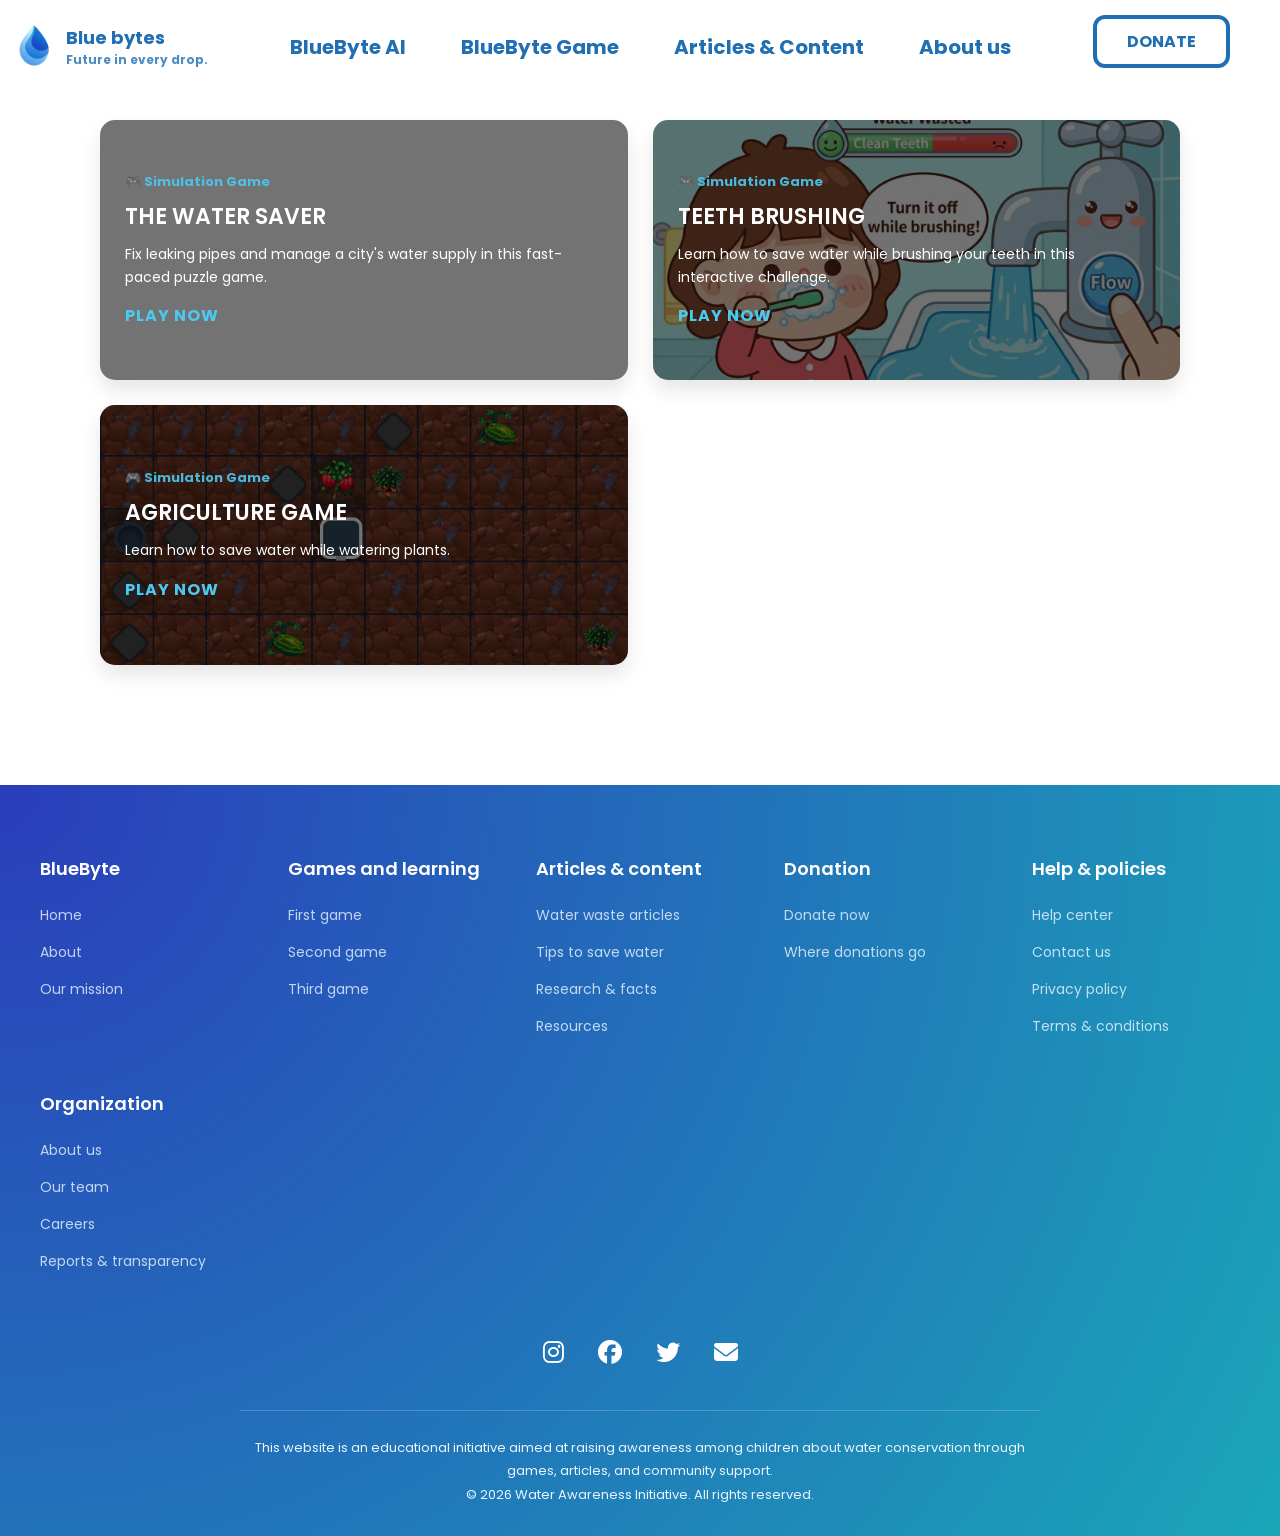
<file: game/game.html>
<!DOCTYPE html>
<html lang="en">
<head>
    <meta charset="UTF-8">
    <meta name="viewport" content="width=device-width, initial-scale=1.0">
    <title>BlueBytes – Games</title>
    <link href="https://fonts.googleapis.com/css2?family=Poppins:wght@400;500;600&display=swap" rel="stylesheet">
    <link rel="stylesheet" href="https://cdnjs.cloudflare.com/ajax/libs/font-awesome/6.5.1/css/all.min.css">
    <link rel="stylesheet" href="../root.css">
    <style>
        :root { --p-blue: #0b3d91; --text: #333; --mist-blue:#E6F2FA; --s-blue:#1F6FB2; --acc-cyan:#4CC9F0; --c-gray:#B8C7D6 ;--b-text: #0b2d4a; }
        * { margin: 0; padding: 0; box-sizing: border-box; font-family: 'Poppins', sans-serif; }
        body { display: inline; }
        .logo, .logo-text, .nav-links a, .donate-btn { color: var(--s-blue); }
        .donate-btn { border-color: var(--s-blue); }
        .donate-btn:hover { background-color: var(--s-blue); color: var(--mist-blue); }
        .container { padding: 0 60px; display: grid; grid-template-columns: repeat(2, 1fr); gap: 25px; max-width: 1200px; margin: 120px auto 100px auto; }
        .card { height: 260px; position: relative; background-size: cover; background-position: center; border-radius: 15px; overflow: hidden; box-shadow: 0 10px 20px rgba(0,0,0,0.1); }
        .card::after { content: ""; position: absolute; inset: 0; background: rgba(0, 0, 0, 0.55); }
        .content { position: absolute; inset: 0; z-index: 2; padding: 25px; color: #fff; display: flex; flex-direction: column; justify-content: center; }
        .content h3 { font-size: 22px; font-weight: 600; margin-bottom: 10px; text-transform: uppercase; }
        .content p { font-size: 14px; line-height: 1.6; max-width: 95%; }
        .content .tag { font-size: 13px; opacity: 0.9; margin-bottom: 8px; display: block; color: var(--acc-cyan); font-weight: bold; }
        .content a { margin-top: 15px; color: var(--acc-cyan); text-decoration: none; font-weight: 700; letter-spacing: 1px; cursor: pointer; }
        @keyframes slideDown { from { transform: translateY(-100%); opacity: 0; } to { transform: translateY(0); opacity: 1; } }
        @media (max-width: 900px) { .container { grid-template-columns: 1fr; padding: 0 20px; } #navbar { padding: 0 20px; height: 80px; } .nav-logo-img { width: 100px; } .nav-links { display: none; } }
    </style>
</head>
<body>

    <nav id="navbar">
        <a href="../index.html" class="logo logo-wrap">
            <img src="../assets/logo.png" alt="logo" class="nav-logo-img">
            <div class="logo-text">
                <h3>Blue bytes</h3>
                <p>Future in every drop.</p>
            </div>
        </a>
        <ul class="nav-links">
            <li><a href="../ai/ai.html">BlueByte AI</a></li>
            <li><a href="../game/game.html">BlueByte Game</a></li>
            <li><a href="../content/content.html">Articles & Content</a></li>
            <li><a href="../about/about.html">About us</a></li>
        </ul>
        <a href="../donate/donate.html" class="donate-btn">DONATE</a>
    </nav>

    <section class="container">
        <div class="card" style="background-image:url('https://images.unsplash.com/photo-1563805042-7684c019e1cb?ixlib=rb-4.0.3&auto=format&fit=crop&w=1000&q=80');">
            <div class="content">
                <span class="tag">🎮 Simulation Game</span>
                <h3>The Water Saver</h3>
                <p>Fix leaking pipes and manage a city's water supply in this fast-paced puzzle game.</p>
                <a href="lvl1/Pipes.html">PLAY NOW</a>
            </div>
        </div>

        <div class="card" style="background-image:url('../assets/BlueBytes-game.png');">
            <div class="content">
                <span class="tag">🎮 Simulation Game</span>
                <h3>Teeth Brushing</h3>
                <p>Learn how to save water while brushing your teeth in this interactive challenge.</p>
                <a href="lvl3/game.html">PLAY NOW</a>
            </div>
        </div>
        <div class="card" style="background-image:url('../assets/agriculture.png');">
            <div class="content">
                <span class="tag">🎮 Simulation Game</span>
                <h3>Agriculture Game</h3>
                <p>Learn how to save water while watering plants.</p>
                <a href="lvl2/agriculture.HTML">PLAY NOW</a>
            </div>
        </div>
    </section>

   <footer>
    <div class="footer-grid">
      <div>
        <h3>BlueByte</h3>
        <ul>
          <li><a href="../index.html">Home</a></li>
          <li><a href="../about/about.html">About</a></li>
          <li><a href="../about/about.html">Our mission</a></li>
        </ul>
      </div>
      <div>
        <h3>Games and learning</h3>
        <ul>
          <li><a href="../game/lvl1/Pipes.html">First game</a></li>
          <li><a href="../game/lvl2/agriculture.HTML">Second game</a></li>
          <li><a href="../game/lvl3/game.html">Third game</a></li>
        </ul>
      </div>
      <div>
        <h3>Articles & content</h3>
        <ul>
          <li><a href="../content/content.html">Water waste articles</a></li>
          <li><a href="../content/content.html">Tips to save water</a></li>
          <li><a href="../content/content.html">Research & facts</a></li>
          <li><a href="../content/content.html">Resources</a></li>
        </ul>
      </div>
      <div>
        <h3>Donation</h3>
        <ul>
          <li><a href="../donate/donate.html">Donate now</a></li>
          <li><a href="../donate/donate.html">Where donations go</a></li>
        </ul>
      </div>
      <div>
        <h3>Help & policies</h3>
        <ul>
          <li><a href="#">Help center</a></li>
          <li><a href="#">Contact us</a></li>
          <li><a href="#">Privacy policy</a></li>
          <li><a href="#">Terms & conditions</a></li>
        </ul>
      </div>
      <div>
        <h3>Organization</h3>
        <ul>
          <li><a href="../about/about.html">About us</a></li>
          <li><a href="#">Our team</a></li>
          <li><a href="#">Careers</a></li>
          <li><a href="#">Reports & transparency</a></li>
        </ul>
      </div>
    </div>
    <div class="footer-icons">
      <a href="#"><i class="fab fa-instagram"></i></a>
      <a href="#"><i class="fab fa-facebook"></i></a>
      <a href="#"><i class="fab fa-twitter"></i></a>
      <a href="#"><i class="fa fa-envelope"></i></a>
    </div>
    <div class="footer-bottom">
      <p>This website is an educational initiative aimed at raising awareness among children about water conservation through games, articles, and community support.</p>
      <p>© 2026 Water Awareness Initiative. All rights reserved.</p>
    </div>
  </footer>
  <script src="../root.js"></script>
</body>
</html>
</file>
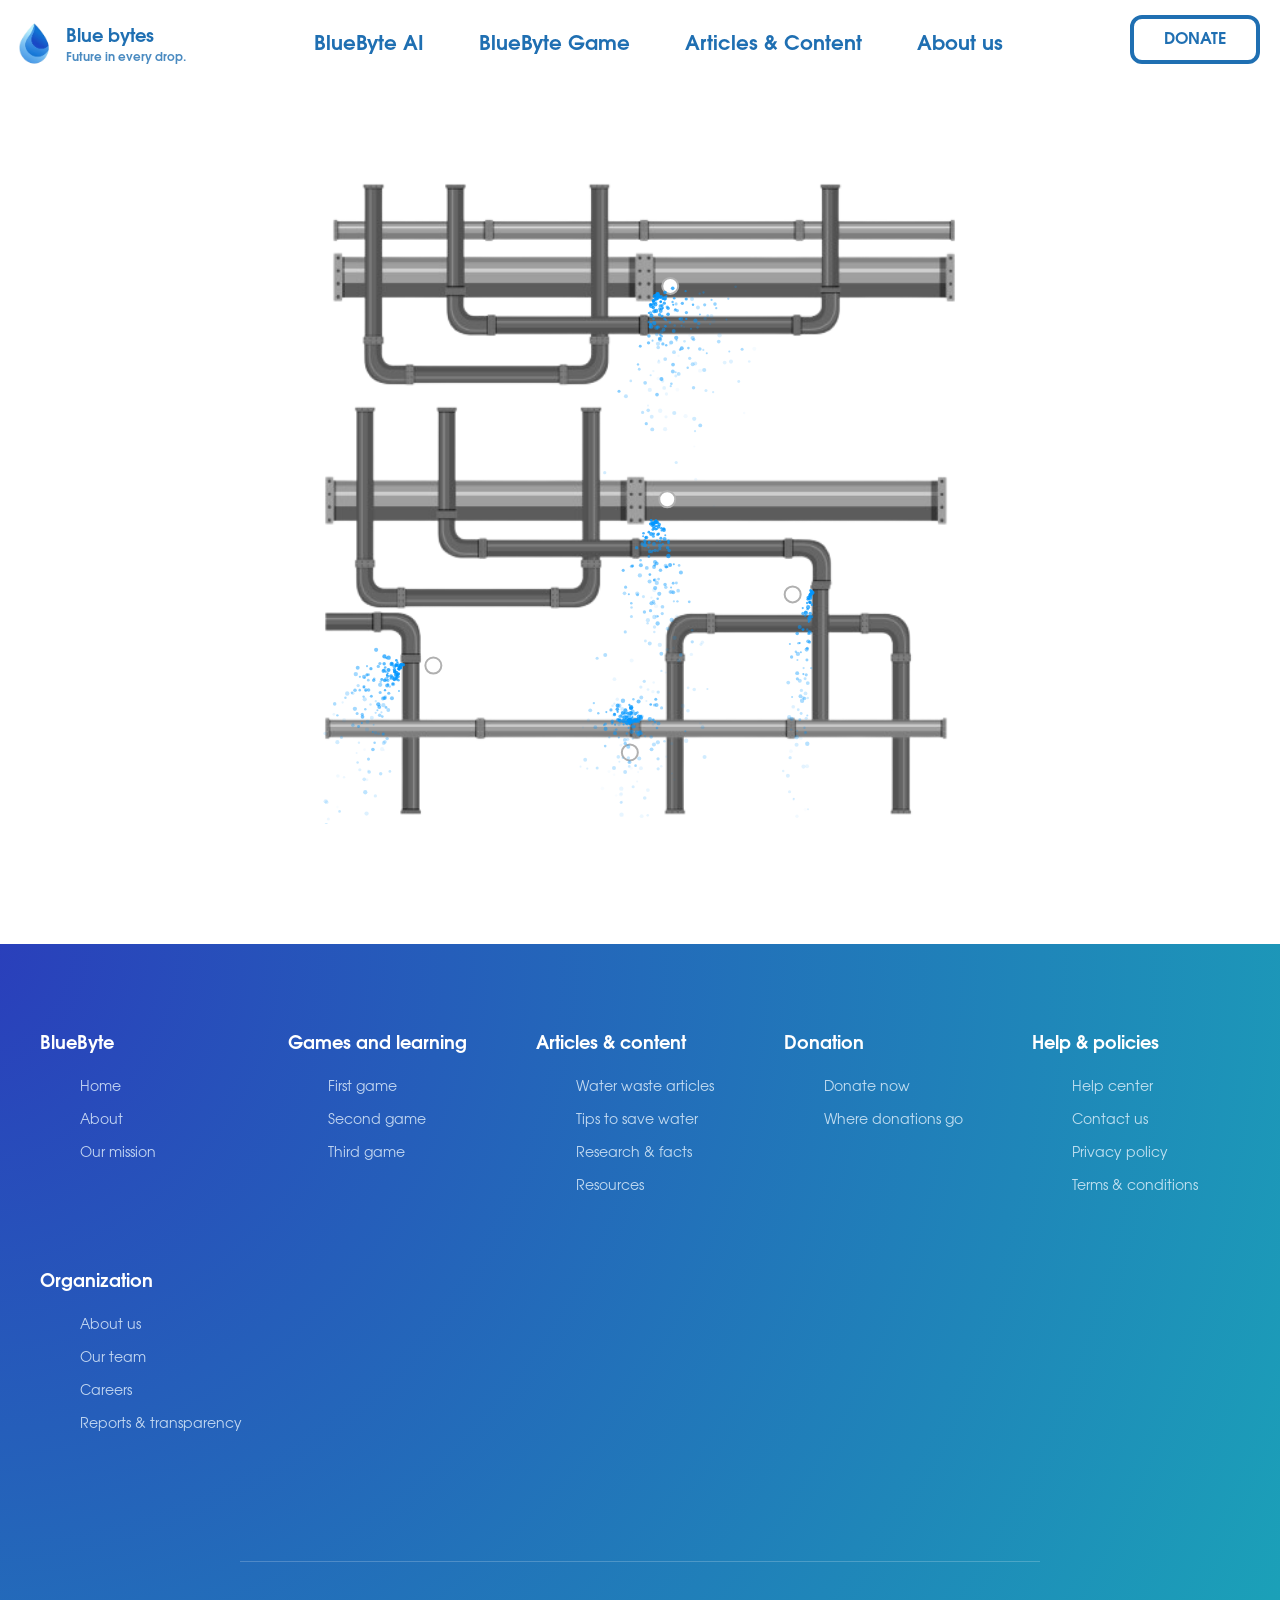
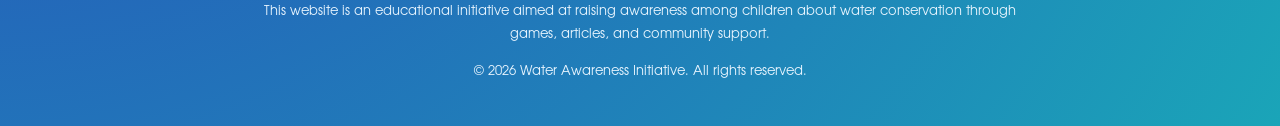
<file: game/lvl1/Pipes.html>
<!DOCTYPE html>
<html lang="en">
<head>
<meta charset="UTF-8">
<title>Pipe Leaks with Plaster, Tick, and Offsets</title>
<link rel="stylesheet" href="../../root.css">
<link rel="stylesheet" href="pipes.css">

</head>
<body>
  <audio id="bg-music" loop>
    <source src="../../assets/backgroundmusic.mpeg" type="audio/mpeg">
</audio>
<nav id="navbar">
    <a href="../../index.html" class="logo logo-wrap">
        <img src="../../assets/logo.png" alt="logo" class="nav-logo-img">

        <div class="logo-text">
            <h3>Blue bytes</h3>
            <p>Future in every drop.</p>
        </div>
    </a>

    <ul class="nav-links">
        <li><a href="../../ai/ai.html">BlueByte AI</a></li>
        <li><a href="../../game/game.html">BlueByte Game</a></li>
        <li><a href="../../content/content.html">Articles & Content</a></li>
        <li><a href="../../about/about.html">About us</a></li>
    </ul>

    <a href="../../donate/donate.html" class="donate-btn">DONATE</a>
</nav>
<canvas id="canvas" width="650" height="650"></canvas>
<div id="debugDisplay"></div>
<div id="endScreen">
    All leaks fixed!
    <button id="restartButton">Play Again</button>
</div>
<footer>
    <div class="footer-grid">

      <div>
        <h3>BlueByte</h3>
        <ul>
          <li><a href="../../index.html">Home</a></li>
          <li><a href="../../about/about.html">About</a></li>
          <li><a href="../../about/about.html">Our mission</a></li>
        </ul>
      </div>

      <div>
        <h3>Games and learning</h3>
        <ul>
          <li><a href="../game/lvl1/Pipes.html">First game</a></li>
          <li><a href="../game/lvl2/agriculture.HTML">Second game</a></li>
          <li><a href="../game/lvl3/game.html">Third game</a></li>
        </ul>
      </div>

      <div>
        <h3>Articles & content</h3>
        <ul>
          <li><a href="../../content/content.html">Water waste articles</a></li>
          <li><a href="../../content/content.html">Tips to save water</a></li>
          <li><a href="../../content/content.html">Research & facts</a></li>
          <li><a href="../../content/content.html">Resources</a></li>
        </ul>
      </div>

      <div>
        <h3>Donation</h3>
        <ul>
          <li><a href="../../donate/donate.html">Donate now</a></li>
          <li><a href="../../donate/donate.html">Where donations go</a></li>
        </ul>
      </div>

      <div>
        <h3>Help & policies</h3>
        <ul>
          <li><a href="#">Help center</a></li>
          <li><a href="#">Contact us</a></li>
          <li><a href="#">Privacy policy</a></li>
          <li><a href="#">Terms & conditions</a></li>
        </ul>
      </div>

      <div>
        <h3>Organization</h3>
        <ul>
          <li><a href="../../about/about.html">About us</a></li>
          <li><a href="#">Our team</a></li>
          <li><a href="#">Careers</a></li>
          <li><a href="#">Reports & transparency</a></li>
        </ul>
      </div>

    </div>

    <div class="footer-icons">
      <a href="#"><i class="fab fa-instagram"></i></a>
      <a href="#"><i class="fab fa-facebook"></i></a>
      <a href="#"><i class="fab fa-twitter"></i></a>
      <a href="#"><i class="fa fa-envelope"></i></a>
    </div>

    <div class="footer-bottom">
      <p>
        This website is an educational initiative aimed at raising awareness among children
        about water conservation through games, articles, and community support.
      </p>
      <p>
        © 2026 Water Awareness Initiative. All rights reserved.
      </p>
    </div>
  </footer>
<script src="../../root.js"></script>

<script src="pipes.js"></script>
</body>
</html>
</file>
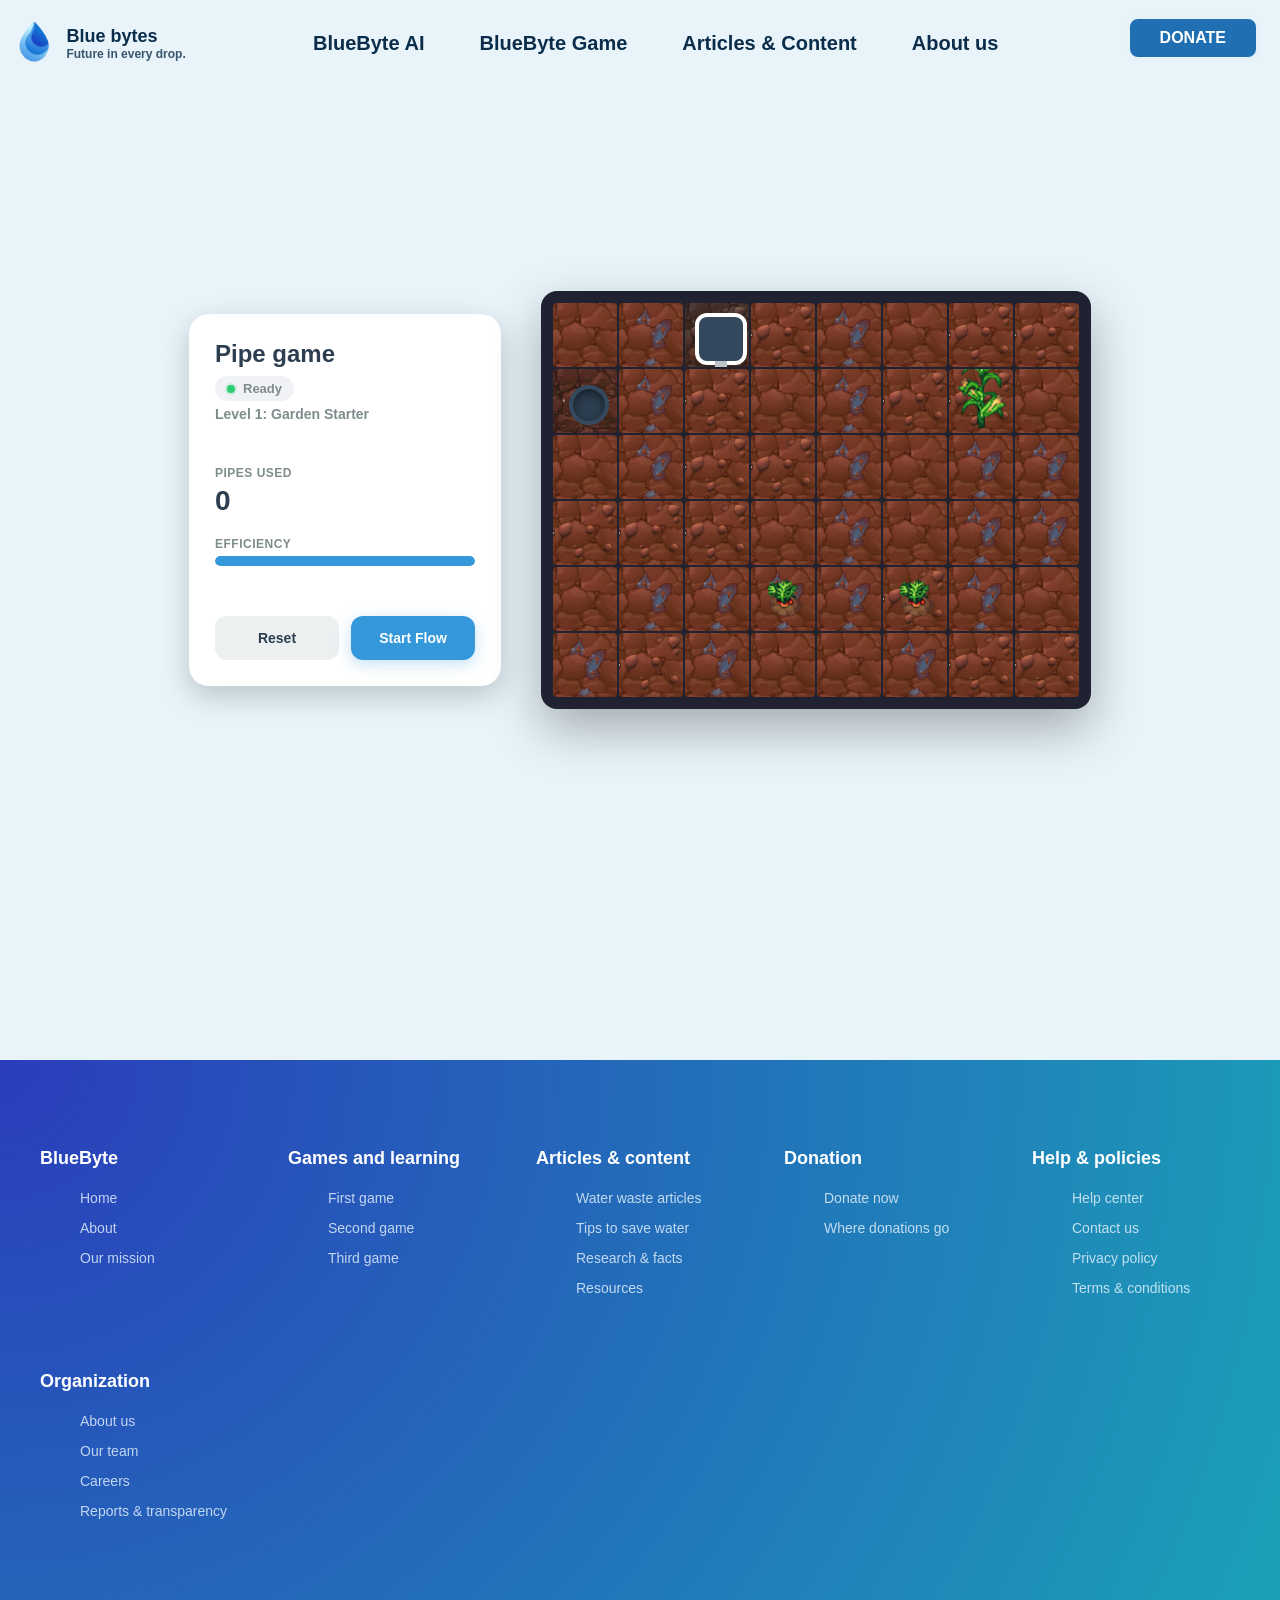
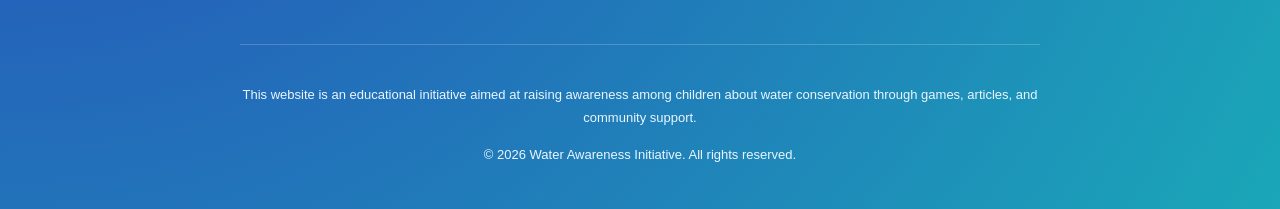
<file: game/lvl2/agriculture.HTML>
<!DOCTYPE html>
<html lang="en">
<head>
<link href="https://fonts.googleapis.com/css2?family=Poppins:wght@400;500;600;700&display=swap" rel="stylesheet">
    <meta charset="UTF-8">
    <meta name="viewport" content="width=device-width, initial-scale=1.0">
    <title>BlueBytes | Pipe game</title>
<link rel="stylesheet" href="../../root.css">
<link rel="stylesheet" href="agriculture.css">    </head>
<audio id="bg-music" loop>
    <source src="../../assets/backgroundmusic.mpeg" type="audio/mpeg">
</audio>
<body>
<nav id="navbar">
    <a href="../../index.html" class="logo logo-wrap">
        <img src="../../assets/logo.png" alt="logo" class="nav-logo-img">
        <div class="logo-text">
            <h3>Blue bytes</h3>
            <p>Future in every drop.</p>
        </div>
    </a>
    <ul class="nav-links">
        <li><a href="../../ai/ai.html">BlueByte AI</a></li>
        <li><a href="../../game/game.html">BlueByte Game</a></li>
        <li><a href="../../content/content.html">Articles & Content</a></li>
        <li><a href="../../about/about.html">About us</a></li>
    </ul>
    <a href="../../donate/donate.html" class="donate-btn">DONATE</a>
</nav>
    <div class="game-wrapper">
        <aside class="game-hud">
            <div class="hud-header">
                <h2>Pipe game</h2>
                <div class="status-badge">
                    <span class="pulse-dot"></span> <span id="status-text">Ready</span>
                </div>
                <p id="level-title" style="color:#7f8c8d; font-weight:bold; margin-top:5px; font-size:14px;">Loading...</p>
            </div>

            <div class="stat-group">
                <div class="stat-item">
                    <span class="label">Pipes Used</span>
                    <strong id="score-used">0</strong>
                </div>
                <div class="stat-item">
                    <span class="label">Efficiency</span>
                    <div class="progress-track">
                        <div id="efficiency-fill" style="width: 100%"></div>
                    </div>
                </div>
            </div>

            <div class="controls">
                <button onclick="init(currentLevelIdx)" class="btn secondary">Reset</button>
                <button id="submit-btn" class="btn primary">Start Flow</button>
            </div>
        </aside>

        <main class="grid-container">
            <div id="game-board"></div>
        </main>
    </div>
<footer>
    <div class="footer-grid">

      <div>
        <h3>BlueByte</h3>
        <ul>
          <li><a href="../../index.html">Home</a></li>
          <li><a href="../../about/about.html">About</a></li>
          <li><a href="../../about/about.html">Our mission</a></li>
        </ul>
      </div>

      <div>
        <h3>Games and learning</h3>
        <ul>
          <li><a href="../game/lvl1/Pipes.html">First game</a></li>
          <li><a href="../game/lvl2/agriculture.HTML">Second game</a></li>
          <li><a href="../game/lvl3/game.html">Third game</a></li>
        </ul>
      </div>

      <div>
        <h3>Articles & content</h3>
        <ul>
          <li><a href="../../content/content.html">Water waste articles</a></li>
          <li><a href="../../content/content.html">Tips to save water</a></li>
          <li><a href="../../content/content.html">Research & facts</a></li>
          <li><a href="../../content/content.html">Resources</a></li>
        </ul>
      </div>

      <div>
        <h3>Donation</h3>
        <ul>
          <li><a href="../../donate/donate.html">Donate now</a></li>
          <li><a href="../../donate/donate.html">Where donations go</a></li>
        </ul>
      </div>

      <div>
        <h3>Help & policies</h3>
        <ul>
          <li><a href="#">Help center</a></li>
          <li><a href="#">Contact us</a></li>
          <li><a href="#">Privacy policy</a></li>
          <li><a href="#">Terms & conditions</a></li>
        </ul>
      </div>

      <div>
        <h3>Organization</h3>
        <ul>
          <li><a href="../../about/about.html">About us</a></li>
          <li><a href="#">Our team</a></li>
          <li><a href="#">Careers</a></li>
          <li><a href="#">Reports & transparency</a></li>
        </ul>
      </div>

    </div>

    <div class="footer-icons">
      <a href="#"><i class="fab fa-instagram"></i></a>
      <a href="#"><i class="fab fa-facebook"></i></a>
      <a href="#"><i class="fab fa-twitter"></i></a>
      <a href="#"><i class="fa fa-envelope"></i></a>
    </div>

    <div class="footer-bottom">
      <p>
        This website is an educational initiative aimed at raising awareness among children
        about water conservation through games, articles, and community support.
      </p>
      <p>
        © 2026 Water Awareness Initiative. All rights reserved.
      </p>
    </div>
  </footer>
    <div id="modal-overlay" class="hidden">
        <div class="modal-card">
            </div>
    </div>

<script src="../../root.js"></script>
<script src="agriculture.js"></script></body>
</html>
</file>
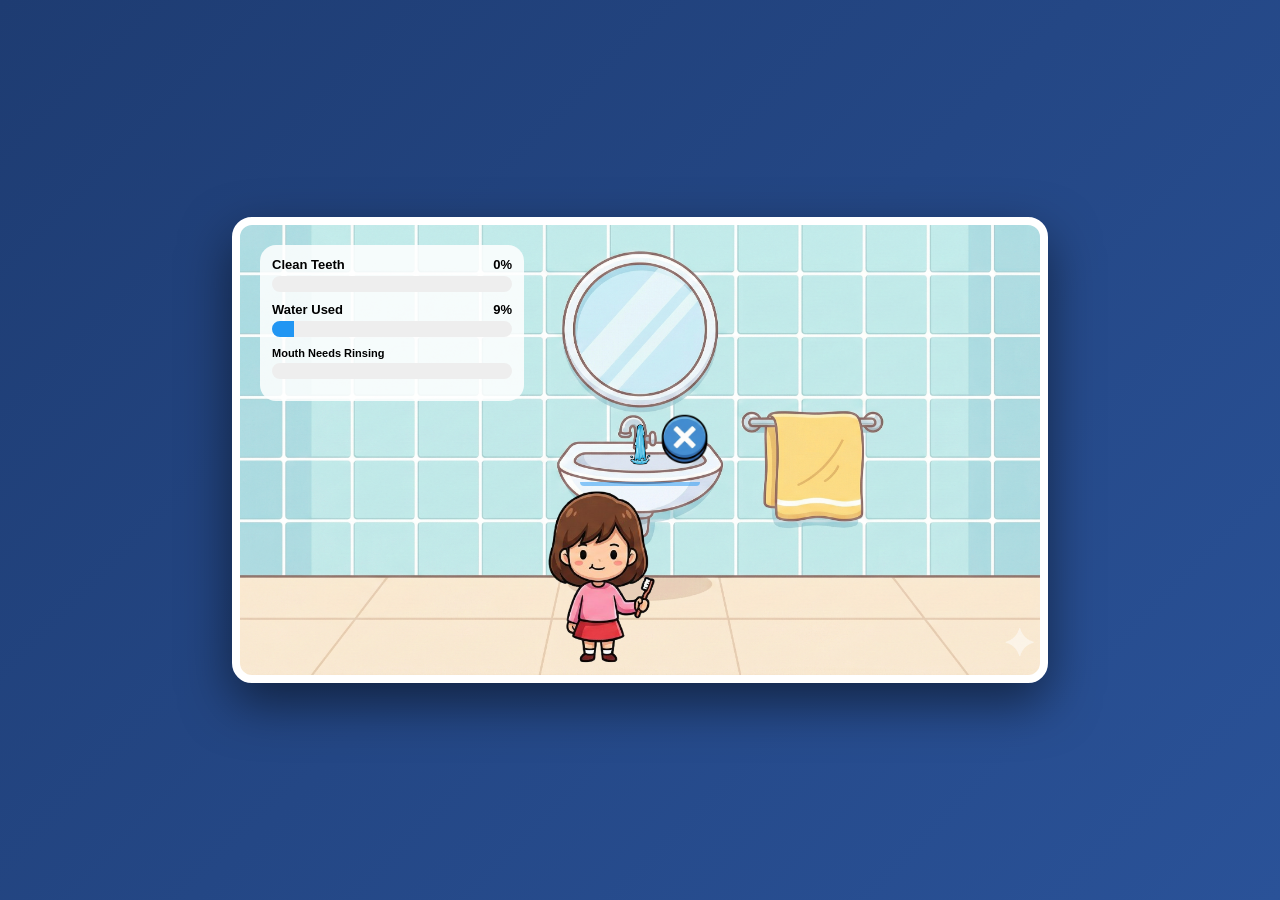
<file: game/lvl3/game.html>
<!DOCTYPE html>
<html lang="en">
<head>
<meta charset="UTF-8">
<title>BlueBytes – Save Water</title>
<meta name="viewport" content="width=device-width, initial-scale=1.0">

<style>
body {
    margin: 0;
    height: 100vh;
    display: flex;
    justify-content: center;
    align-items: center;
    background: linear-gradient(135deg,#1e3c72,#2a5298);
    font-family: 'Segoe UI', sans-serif;
    user-select: none;
}

#game {
    position: relative;
    width: 800px;
    height: 450px;
    background: url('bg_bathroom.jpg') no-repeat center bottom / cover;
    border: 8px solid #fff;
    border-radius: 20px;
    overflow: hidden;
    box-shadow: 0 20px 50px rgba(0,0,0,.5);
}

/* HUD */
.hud {
    position: absolute;
    top: 20px;
    left: 20px;
    width: 240px;
    background: rgba(255,255,255,.85);
    padding: 12px;
    border-radius: 16px;
}

.label {
    display: flex;
    justify-content: space-between;
    font-weight: 700;
    font-size: 13px;
    margin-bottom: 4px;
}

.track {
    height: 16px;
    background: #eee;
    border-radius: 8px;
    overflow: hidden;
    margin-bottom: 10px;
}

.bar {
    height: 100%;
    width: 0%;
    transition: width .2s;
}

#clean { background: #4caf50; }
#water { background: #2196f3; }
#rinse {
    background: #ff9800;
    height: 6px;
}

/* Tap */
#tap {
    position: absolute;
    top: 40%;
    left: 52%;
    width: 60px;
    cursor: pointer;
    z-index: 10;
}

/* Water */
#stream {
    position: absolute;
    top: 43%;
    left: 50%;
    width: 24px;
    height: 0;
    background: url('water_stream.png') repeat-y center top / contain;
    transform: translateX(-50%);
    transition: height .2s;
}

/* Sink */
#sink {
    position: absolute;
    bottom: 42%;
    left: 50%;
    width: 120px;
    height: 0;
    background: rgba(33,150,243,.5);
    transform: translateX(-50%);
    border-radius: 0 0 60px 60px;
    transition: height .2s;
}

/* Girl */
#girl {
    position: absolute;
    left: 140px;
    bottom: 0;
    width: 380px;
    height: 380px;
    background-repeat: no-repeat;
    background-position: center bottom;
    background-size: contain;
    transform: scaleX(-1);
}

.brush {
    animation: wiggle .4s infinite alternate;
}

@keyframes wiggle {
    from { transform: scaleX(-1) rotate(0deg); }
    to { transform: scaleX(-1) rotate(4deg); }
}

/* Message */
#msg {
    position: absolute;
    top: 25%;
    left: 45%;
    background: #fff;
    padding: 10px 18px;
    border-radius: 20px;
    font-weight: 700;
    display: none;
    box-shadow: 0 6px 12px rgba(0,0,0,.2);
}

/* End */
#overlay {
    position: absolute;
    inset: 0;
    background: rgba(0,0,0,.7);
    display: none;
    flex-direction: column;
    justify-content: center;
    align-items: center;
    color: #fff;
    text-align: center;
    z-index: 100;
}

#overlay button {
    margin-top: 20px;
    padding: 14px 36px;
    border-radius: 40px;
    font-size: 20px;
    font-weight: 800;
    border: none;
    cursor: pointer;
}
</style>
</head>

<body>
<audio id="bg-music" loop>
    <source src="../../assets/backgroundmusic.mpeg" type="audio/mpeg">
</audio>
<div id="game">

    <div class="hud">
        <div class="label"><span>Clean Teeth</span><span id="cTxt">0%</span></div>
        <div class="track"><div id="clean" class="bar"></div></div>

        <div class="label"><span>Water Used</span><span id="wTxt">0%</span></div>
        <div class="track"><div id="water" class="bar"></div></div>

        <div class="label" style="font-size:11px;">Mouth Needs Rinsing</div>
        <div class="track"><div id="rinse"></div></div>
    </div>

    <img id="tap" src="btn_stop.png" alt="Tap Button">
    <div id="stream"></div>
    <div id="sink"></div>
    <div id="girl"></div>
    <div id="msg">Turn on water to rinse</div>

    <div id="overlay">
        <h1 id="endText"></h1>
        <p id="learn"></p>
        <button onclick="location.reload()">Play Again</button>
    </div>

</div>

<script>
/* SPRITES */
/* MUSIC SETUP */
const music = document.getElementById("bg-music");
document.addEventListener("click", () => {
    if (music && music.paused) {
        music.volume = 0.3;
        music.play().catch(e => console.log("Audio play failed:", e));
    }
}, { once: true });
const SPRITE = {
    IDLE: "url('girl_idle.png')",
    BRUSH: "url('girl_brush.png')",
    WIN: "url('girl_win.png')",
    LOSE: "url('girl_lose.png')"
};

/* RATES */
const RATE = {
    CLEAN: 0.3,
    WATER: 0.35,
    DRY: 0.5
};

let state = {
    clean: 0,
    water: 0,
    dry: 0,
    tap: true,
    active: true
};

const girl = document.getElementById('girl');
const tap = document.getElementById('tap');
const stream = document.getElementById('stream');
const sink = document.getElementById('sink');
const msg = document.getElementById('msg');
const cleanBar = document.getElementById('clean');
const waterBar = document.getElementById('water');
const rinseBar = document.getElementById('rinse');
const cTxt = document.getElementById('cTxt');
const wTxt = document.getElementById('wTxt');
const overlay = document.getElementById('overlay');
const endText = document.getElementById('endText');
const learn = document.getElementById('learn');

/* INIT */
girl.style.backgroundImage = SPRITE.IDLE;

/* TAP */
tap.onclick = () => {
    if (!state.active) return;
    state.tap = !state.tap;
    tap.src = state.tap ? 'btn_stop.png' : 'btn_flow.png';
};

/* LOOP */
const loop = setInterval(() => {
    if (!state.active) return;

    if (state.tap) {
        state.water += RATE.WATER;
        state.dry = Math.max(0, state.dry - 2);

        stream.style.height = '50px';
        girl.style.backgroundImage = SPRITE.IDLE;
        girl.classList.remove('brush');
        msg.style.display = 'none';
    } else {
        stream.style.height = '0';

        if (state.dry < 100) {
            state.clean += RATE.CLEAN;
            state.dry += RATE.DRY;

            girl.style.backgroundImage = SPRITE.BRUSH;
            girl.classList.add('brush');
        } else {
            girl.style.backgroundImage = SPRITE.IDLE;
            girl.classList.remove('brush');
            msg.style.display = 'block';
        }
    }

    state.clean = Math.min(100, state.clean);
    state.water = Math.min(100, state.water);
    state.dry = Math.min(100, state.dry);

    cleanBar.style.width = state.clean + '%';
    waterBar.style.width = state.water + '%';
    rinseBar.style.width = state.dry + '%';

    cTxt.textContent = Math.floor(state.clean) + '%';
    wTxt.textContent = Math.floor(state.water) + '%';
    sink.style.height = (state.water / 100) * 45 + 'px';

    if (state.clean >= 100) end(true);
    if (state.water >= 100) end(false);

}, 50);

/* END */
function end(win) {
    state.active = false;
    clearInterval(loop);

    tap.remove();          // 🔴 BUTTON REMOVED
    stream.style.height = '0';
    msg.style.display = 'none';

    girl.classList.remove('brush');
    girl.style.backgroundImage = win ? SPRITE.WIN : SPRITE.LOSE;

    overlay.style.display = 'flex';
    endText.textContent = win ? 'Great Job!' : 'Too Much Water';
    learn.textContent = win
        ? 'Turning off the tap saves water.'
        : 'Turn off the tap while brushing to save water.';
}
</script>

</body>
</html>
</file>
<file: root.css>
@font-face { font-family: 'Evolventa'; src: url('font/Evolventa-Regular.otf') format('opentype'); font-weight: normal; }
@font-face { font-family: 'Evolventa'; src: url('font/Evolventa-Bold.otf') format('opentype'); font-weight: bold; }

:root { --p-blue: #0b3d91; --text: #333; --mist-blue:#E6F2FA; --s-blue:#1F6FB2; --acc-cyan:#4CC9F0; --c-gray:#B8C7D6; --b-text: #0b2d4a}
body { margin: 0; font-family: 'Evolventa', sans-serif; background-size: cover; background-position: center; background-attachment: fixed; min-height: 100vh; color: #fff; overflow-x: hidden; display: flex; flex-direction: column; }
nav { 
    display:flex;
    justify-content:space-between;
    align-items:center;
    padding:15px;
    position:fixed;
    top:0;
    left:0;
    width:100%;
    z-index:100;
    background:rgba(255,255,255,0);
    transition:.25s ease;
        transition: all 0.2s ease;
 }
 nav.scrolled{
        background-color: white;
 }
.logo { font-size: 22px; color: white; font-weight: bold; text-decoration: none; }
.logo.scrolled{color: var(--p-blue) ;}
.logo img {
    height: 50px;
    transition: transform 0.4s cubic-bezier(0.175, 0.885, 0.32, 1.275);
}

.logo:hover img {
    transform: rotate(-10deg) scale(1.1); 
}
.logo-text {
    color:white;
}
.logo-wrap {
    display:flex;
    align-items:center;
    gap:15px;
    transition: all 0.3s ease;
}

.nav-logo-img {
    height:45px;
}

.logo-text h3 {
    margin:0;
    font-size:18px;
}

.logo-text p {
    margin:0;
    font-size:12px;
    opacity:.8;
}
.logo-wrap:hover {
    transform: translateY(-2px);
}
nav.scrolled .logo-text h3,
nav.scrolled .logo-text p {
    color: #0b2d4a;
}
nav.scrolled .logo-text p {
    opacity: 0.7;
}
.nav-links { display: flex; gap: 55px; list-style: none; margin: 0; padding: 0; }

.nav-links a { 
        text-decoration: none;
         color: white; 
         font-weight: bold; 
         font-size: 20px;
         transition: all 0.5s ease;
         display: inline-block;
        }
.nav-links a.scrolled{color:#0b2d4a ;}
.nav-links a:hover{
        transform: translateY(-3px);
}
.donate-btn { 
        text-decoration: none;
         color: var(--text); 
         background: #f8fafc00; 
         border: 4px solid var(--mist-blue); 
         padding: 10px 30px; 
         border-radius: 12px; 
         font-weight: bold;
         margin-bottom: 10px;
         margin-right: 35px;
         transition: all 0.15s linear;
         color: white;
        }
.donate-btn.scrolled{
        color:black;
        border-color: var(--b-text);
}
.donate-btn.scrolled:hover{
        background-color: var(--b-text);
        color: white;
}
.donate-btn:hover{
        background-color: var(--mist-blue);
        color: var(--text);
}
h1 { font-size: 50px; line-height: 1; margin-bottom: 20px; font-weight: bold; }
h1 span { color: #0b2d4a; } 
footer {
      margin-top: 120px;
      padding: 70px 40px 30px;
      background: radial-gradient(circle at top left, #2a3dbb, #1aa7b8);
      color: #fff;
    }

    .footer-grid {
      display: grid;
      grid-template-columns: repeat(auto-fit, minmax(180px, 1fr));
      gap: 40px;
      max-width: 1200px;
      margin: 0 auto;
    }

    footer h3 {
      margin-bottom: 20px;
      font-size: 18px;
      font-weight: 600;
      color: #fff;
    }

    footer ul {
      list-style: none;
    }

    footer ul li {
      margin-bottom: 12px;
    }

    footer ul li a {
      color: #eaf6ff;
      text-decoration: none;
      font-size: 14px;
      opacity: 0.8;
      transition: opacity 0.3s;
    }

    footer ul li a:hover {
      opacity: 1;
      text-decoration: underline;
    }

    .footer-icons {
      margin-top: 50px;
      text-align: center;
    }

    .footer-icons a {
      color: white;
      font-size: 24px;
      margin: 0 15px;
      text-decoration: none;
      transition: transform 0.3s;
      display: inline-block;
    }

    .footer-icons a:hover {
      transform: translateY(-5px);
      color: var(--acc-cyan);
    }

    .footer-bottom {
      margin-top: 40px;
      padding-top: 25px;
      border-top: 1px solid rgba(255,255,255,0.2);
      text-align: center;
      font-size: 13px;
      color: #eaf6ff;
      line-height: 1.8;
      max-width: 800px;
      margin-left: auto;
      margin-right: auto;
    }
</file>
<file: about/about.css>
:root { --p-blue: #0b3d91; --text: #333; --mist-blue:#E6F2FA; --s-blue:#1F6FB2; --acc-cyan:#4CC9F0; --c-gray:#B8C7D6; --b-text: #0b2d4a}
body{
    background-image: none;
}
.first-section{
    display: flex;
    align-items: center;
    justify-content: center;
    height: 99vh;
    position: relative;
    z-index: 1;
    overflow: hidden;
}
.bg-img-container{
    width: 98%;
    overflow: hidden;
    height: 97vh;
    border-radius: 20px;
    position: absolute;
    z-index: -1;
    top:10px;
}
.bg-img-container img{
width: 100%;
border-radius: 20px;
}
.purpose{
    width: 100%;
    height: 100%;
    position: absolute;
    z-index: 100;
    top: 0;
    display: flex;
    flex-direction: column;
    justify-content: center;
    align-items: center;
}
.purpose-header{
    position: absolute;
    font-size: 1.3em;
    top: 30%;
}
.purpose-txt{
    font-weight: bold;
    font-size: 3em;
}
.problem-section{
    background-image: linear-gradient(white , var(--mist-blue) 30%);
    display: flex;
    justify-content: center;
    align-items: center;
    height: 90vh;
    overflow: hidden;

}
.problem-txt{
    width:40%;
    color: black;
}
.problem-txt h1{
    font-weight: 100;
    padding-left: 20px;
}
.problem-img{
    width: 50%;
    margin-bottom: 20px;
    overflow: hidden;
}
.problem-img img{
    width: 100%;
    border-radius: 20px;
}
.approach-section{
    background-image: linear-gradient(var(--mist-blue), #c9eefe);
    display: flex;
    justify-content: center;
    align-items: center;
    height: 90vh;
    overflow: hidden;

}
.approach-txt{
    width:40%;
    color: black;
    margin-left:20px ;
}
.approach-txt h1{
    font-weight: 100;
    padding-left: 20px;
}
.approach-img{
    width: 50%;
    margin-bottom: 20px;
    overflow: hidden;
    border-radius: 20px;
    height: 90%;
    position: relative;
}
.approach-img img{
    width: 100%;
    position: absolute;
    bottom: 0;
}
.last-section{
    position: relative;
}
.last-section-bg-img{
    position: absolute;
    z-index: -1;
    top:0;
    width: 100%;
    background-color: #c9eefe;
    margin: 0;
    padding: 0;
}
.last-section-bg-img img{
    width: 100%;
}
.last-section-txt{
    color: black;
    display: flex;
    align-items: center;
    justify-content: center;
    flex-direction: column;
    position: relative;
    height: 85vh;
    text-align: center;
}
.last-section-txt h1{
    position: absolute;
    top: 0;
    font-weight: 100;
}
.lsp1{
    left: 10%;
    width: 40%;
    position: absolute;
    font-size: 1.2rem;
}
.lsp2{
    position: absolute;
    bottom: 0px;
    right: 10%;
    width: 40%;
    font-size: 1.2rem;
}
</file>
<file: game/lvl1/pipes.css>
:root { --p-blue: #0b3d91; --text: #333; --mist-blue:#E6F2FA; --s-blue:#1F6FB2; --acc-cyan:#4CC9F0; --c-gray:#B8C7D6 ;--b-text: #0b2d4a}
.logo, .logo-text, .nav-links a, .donate-btn{
    color: var(--s-blue);
}
.donate-btn{border-color:var(--s-blue);}
.donate-btn:hover{background-color: var(--s-blue);color: var(--mist-blue);}
body {
    padding-top:500px;
}body {
    margin: 0;
    background: white;
    display: flex;
    justify-content: center;
    align-items: center;
    height: 100vh;
}
canvas { cursor:default; }
#debugDisplay {
    position: fixed;
    top: 10px;
    left: 10px;
    background: rgba(0,0,0,0.7);
    color: white;
    padding: 6px 10px;
    font-family: Arial, sans-serif;
    font-size: 16px;
    border-radius: 5px;
    pointer-events: none;
    display: none;
    z-index: 1000;
}
#endScreen {
    position: fixed;
    top:0;
    left:0;
    width:100%;
    height:100%;
    background: rgba(0,0,0,0.7);
    color: white;
    display: flex;
    justify-content: center;
    align-items: center;
    font-family: Arial, sans-serif;
    font-size: 36px;
    z-index: 2000;
    flex-direction: column;
    display: none;
}
#endScreen button {
    margin-top: 20px;
    padding: 10px 20px;
    font-size: 20px;
    cursor: pointer;
}
footer{
    width: 100%;
}
</file>
<file: game/lvl2/agriculture.css>
/* =========================================
   VARIABLES & GLOBAL STYLES
   - Setup color palette and font settings.
   - Defines pipe thickness and shadow colors.
   ========================================= */
:root {
    --bg-color: #2b2d42;
    --card-bg: #ffffff;
    --accent: #3498db;
    --accent-hover: #2980b9;
    --text-main: #2c3e50;
    --text-sub: #7f8c8d;
    --pipe-base: #ecf0f1;
    --pipe-shadow: #bdc3c7;
    --pipe-width: 18px;
}

body {
    color: var(--text-main);
    font-family: 'Nunito', sans-serif;
    margin: 0;
        display: flex;
    flex-direction: column;
    min-height: 100vh;
    background-color: #E8F4FA;
}

/* =========================================
   NAVBAR STYLING
   - Overrides default links to match theme.
   ========================================= */
#navbar .nav-links a {
    color: var(--text-main) !important;
    font-weight: 600;
}

#navbar .logo-text h3 {
    color: var(--text-dark) !important;
}

#navbar .logo-text p {
    color: var(--text-light) !important;
}

#navbar .donate-btn {
    background-color: var(--primary-color) !important;
    color: white !important;
}

/* =========================================
   GAME LAYOUT (HUD & WRAPPER)
   - Splits screen into HUD (Sidebar) and Board.
   ========================================= */
.game-wrapper {
    display: flex;
    justify-content: center;
    align-items: center;
    height: 100vh;
    gap: 40px;
}

.game-hud {
    width: 260px;
    background: var(--card-bg);
    padding: 25px;
    border-radius: 20px;
    box-shadow: 0 10px 30px rgba(0,0,0,0.2);
    display: flex;
    flex-direction: column;
    border: 1px solid rgba(255,255,255,0.1);
}

.hud-header { margin-bottom: 30px; }
.hud-header h2 { margin: 0; font-weight: 900; color: var(--text-main); font-size: 24px; }

.status-badge {
    display: inline-flex; align-items: center; gap: 8px;
    background: #f1f2f6; padding: 5px 12px; border-radius: 20px;
    margin-top: 8px; font-size: 13px; font-weight: 700; color: var(--text-sub);
}
.pulse-dot { width: 8px; height: 8px; background: #2ecc71; border-radius: 50%; box-shadow: 0 0 0 2px rgba(46, 204, 113, 0.2); }

.stat-group { margin-bottom: 30px; flex-grow: 1; }
.stat-item { margin-bottom: 20px; }
.label { display: block; font-size: 12px; font-weight: 700; color: var(--text-sub); text-transform: uppercase; letter-spacing: 0.5px; margin-bottom: 5px; }
.stat-item strong { font-size: 28px; color: var(--text-main); font-weight: 800; }

.progress-track {
    height: 10px; background: #ecf0f1; border-radius: 10px; overflow: hidden;
}
#efficiency-fill {
    height: 100%; background: var(--accent);
    border-radius: 10px; transition: width 0.5s cubic-bezier(0.4, 0, 0.2, 1);
}

.controls { display: flex; gap: 12px; margin-top: auto; }
.btn {
    flex: 1; padding: 14px; border: none; border-radius: 12px;
    cursor: pointer; font-weight: 800; font-family: 'Nunito', sans-serif; font-size: 14px;
    transition: transform 0.1s, box-shadow 0.1s;
}
.btn.primary { background: var(--accent); color: white; box-shadow: 0 4px 15px rgba(52, 152, 219, 0.3); }
.btn.primary:hover { background: var(--accent-hover); transform: translateY(-2px); }
.btn.secondary { background: #ecf0f1; color: var(--text-main); }
.btn.secondary:hover { background: #dfe4ea; transform: translateY(-2px); }
.btn:active { transform: scale(0.95); }

/* =========================================
   GAME GRID & TILES
   - Defines the CSS Grid for the board.
   - Handles layering: Soil (bottom), Object (mid), Crop (top).
   ========================================= */
.grid-container {
    padding: 12px;
    background: #202231;
    border-radius: 16px;
    box-shadow: 0 20px 50px rgba(0,0,0,0.3);
}

#game-board {
    display: grid;
    grid-template-columns: repeat(12, 64px);
    grid-template-rows: repeat(8, 64px);
    gap: 2px;
}

.tile {
    width: 64px; height: 64px; position: relative; cursor: pointer;
    background-color: #3e2723;
    border-radius: 4px; overflow: hidden;
}

.layer-soil { position: absolute; width: 100%; height: 100%; background-size: 100% 100%; z-index: 1; transition: filter 0.5s; }
.layer-object { 
    position: absolute; width: 100%; height: 100%; z-index: 2; pointer-events: none; 
    transition: transform 0.3s cubic-bezier(0.34, 1.56, 0.64, 1);
    background-size: 100%; 
}
.layer-crop { position: absolute; width: 100%; height: 100%; background-size: 80%; background-repeat: no-repeat; background-position: center bottom; z-index: 3; pointer-events: none; transition: transform 0.3s; }

.pipe-part { position: absolute; background: #ecf0f1; }

.pop-in { animation: popIn 0.3s cubic-bezier(0.175, 0.885, 0.32, 1.275); }

@keyframes popIn {
    0% { transform: scale(0); opacity: 0; }
    100% { transform: scale(1); opacity: 1; }
}

/* =========================================
   PIPE SHAPES (PSEUDO ELEMENTS)
   - Uses ::before and ::after to draw pipe segments.
   - Defines Straight, Corner, T, and Cross shapes.
   ========================================= */
.shape-straight::before { 
    content: ''; position: absolute; left: 50%; top: -10%; bottom: -10%; 
    width: var(--pipe-width); transform: translateX(-50%); 
    background: linear-gradient(90deg, #bdc3c7, #fff 50%, #bdc3c7);
    border-radius: 4px;
}

.shape-straight::after { 
    content: ''; position: absolute; left: 50%; top: 50%; transform: translate(-50%, -50%); 
    width: 24px; height: 14px; background: #fff; border-radius: 6px; 
    box-shadow: 0 2px 5px rgba(0,0,0,0.1); 
}

.shape-corner::before { 
    content: ''; position: absolute; left: 50%; top: -10%; height: 60%; 
    width: var(--pipe-width); transform: translateX(-50%); 
    background: linear-gradient(90deg, #bdc3c7, #fff 50%, #bdc3c7);
    border-radius: 4px;
}
.shape-corner::after { 
    content: ''; position: absolute; top: 50%; right: -10%; width: 60%; 
    height: var(--pipe-width); transform: translateY(-50%); 
    background: linear-gradient(180deg, #bdc3c7, #fff 50%, #bdc3c7);
    border-radius: 4px;
}
.shape-corner .joint { 
    position: absolute; top: 50%; left: 50%; transform: translate(-50%, -50%); 
    width: 22px; height: 22px; background: #fff; border-radius: 50%; z-index: 2; 
    box-shadow: 0 2px 5px rgba(0,0,0,0.1);
}

.shape-t::before { content: ''; position: absolute; top: 50%; left: -10%; right: -10%; height: var(--pipe-width); transform: translateY(-50%); background: linear-gradient(180deg, #bdc3c7, #fff 50%, #bdc3c7); border-radius: 4px;}
.shape-t::after { content: ''; position: absolute; left: 50%; bottom: -10%; height: 60%; width: var(--pipe-width); transform: translateX(-50%); background: linear-gradient(90deg, #bdc3c7, #fff 50%, #bdc3c7); border-radius: 4px;}
.shape-t .joint { position: absolute; top: 50%; left: 50%; transform: translate(-50%, -50%); width: 24px; height: 24px; background: #fff; border-radius: 6px; z-index: 2; box-shadow: 0 2px 5px rgba(0,0,0,0.1);}

.shape-cross::before { content: ''; position: absolute; left: 50%; top: -10%; bottom: -10%; width: var(--pipe-width); transform: translateX(-50%); background: linear-gradient(90deg, #bdc3c7, #fff 50%, #bdc3c7); border-radius: 4px;}
.shape-cross::after { content: ''; position: absolute; top: 50%; left: -10%; right: -10%; height: var(--pipe-width); transform: translateY(-50%); background: linear-gradient(180deg, #bdc3c7, #fff 50%, #bdc3c7); border-radius: 4px;}
.shape-cross .joint { position: absolute; top: 50%; left: 50%; transform: translate(-50%, -50%); width: 26px; height: 26px; background: #fff; border-radius: 50%; z-index: 3; box-shadow: 0 2px 5px rgba(0,0,0,0.1);}

/* =========================================
   GAME OBJECTS (TANK, ROCKS, HOLES)
   ========================================= */
.shape-tank { background: #34495e; border-radius: 12px; width: 70% !important; height: 70% !important; top: 15% !important; left: 15% !important; border: 4px solid #fff; box-shadow: 0 8px 0 rgba(0,0,0,0.2); }
.shape-tank::before { content: ''; position: absolute; bottom: -10px; left: 50%; transform: translateX(-50%); width: 12px; height: 10px; background: #bdc3c7; }
.shape-rock {
    width: 50% !important;
    height: 50% !important;
    top: 25% !important;
    left: 25% !important;
    background: #4a4a4a; /* Dark Grey */
    border-radius: 8px;
    transform: rotate(45deg); /* Diamond shape */
    border: 3px solid #2c2c2c;
    box-shadow: 0 5px 10px rgba(0,0,0,0.3);
    z-index: 2;
}
.shape-hole { width: 50% !important; height: 50% !important; top: 25% !important; left: 25% !important; border-radius: 50%; background: #2c3e50; border: 4px solid #34495e; box-shadow: inset 0 4px 10px rgba(0,0,0,0.5); }

/* =========================================
   ANIMATIONS: WATER FLOW
   - Changes gradient color to Blue when water flows.
   ========================================= */
.flowing.shape-straight::before, .flowing.shape-straight::after,
.flowing.shape-corner::before, .flowing.shape-corner::after,
.flowing.shape-t::before, .flowing.shape-t::after,
.flowing.shape-cross::before, .flowing.shape-cross::after {
    background: linear-gradient(90deg, #5dade2, #85c1e9 50%, #5dade2) !important;
}

.flowing .joint { background: #85c1e9 !important; transform: translate(-50%, -50%) scale(1.1); transition: transform 0.5s; }

@keyframes happyPlant {
    0% { transform: scale(1) translateY(0); }
    50% { transform: scale(1.1) translateY(-5px); }
    100% { transform: scale(1) translateY(0); }
}
.wet-plant { animation: happyPlant 0.6s ease-out; filter: brightness(1.1); }

/* =========================================
   MODAL OVERLAY (WIN/LOSS)
   - Styles for the popup card, buttons, and floating icons.
   ========================================= */
.hidden { display: none !important; }
#modal-overlay { position: fixed; top: 0; left: 0; width: 100%; height: 100%; background: rgba(43, 45, 66, 0.9); backdrop-filter: blur(8px); z-index: 100; display: flex; justify-content: center; align-items: center; }
.modal-card { background: white; padding: 40px; border-radius: 30px; text-align: center; width: 320px; box-shadow: 0 20px 60px rgba(0,0,0,0.3); animation: popIn 0.4s cubic-bezier(0.175, 0.885, 0.32, 1.275); }
#modal-icon { font-size: 60px; margin-bottom: 10px; }
#modal-title { font-weight: 900; color: #2c3e50; margin: 0 0 10px 0; }
.stars-container { font-size: 40px; color: #f1c40f; margin: 15px 0; }
.btn.large { width: 100%; font-size: 18px; padding: 18px; margin-top: 20px; }

.rot-0 { transform: rotate(0deg); }
.rot-90 { transform: rotate(90deg); }
.rot-180 { transform: rotate(180deg); }
.rot-270 { transform: rotate(270deg); }
/* --- NEW MODAL STYLES --- */
.hidden { display: none !important; }

#modal-overlay {
    position: fixed; top: 0; left: 0; width: 100%; height: 100%;
    background: rgba(0, 0, 0, 0.6);
    backdrop-filter: blur(5px);
    z-index: 100;
    display: flex; justify-content: center; align-items: center;
}

.modal-card {
    width: 340px;
    border-radius: 20px;
    text-align: center;
    position: relative;
    box-shadow: 0 20px 60px rgba(0,0,0,0.4);
    animation: popIn 0.4s cubic-bezier(0.175, 0.885, 0.32, 1.275);
    background: white;
    padding-bottom: 25px;
    overflow: visible; /* Allows the icon to float outside */
    padding-top: 0; /* Header takes care of top padding */
}

/* Header Section (Red or Green top) */
.modal-header {
    padding: 45px 20px 15px; /* Top padding makes room for floating icon */
    border-radius: 20px 20px 0 0;
    color: white;
    position: relative;
}

.modal-header h1 {
    margin: 0;
    font-weight: 900;
    font-size: 24px;
    text-transform: uppercase;
    letter-spacing: 1px;
    text-shadow: 0 2px 0 rgba(0,0,0,0.2);
}

/* Floating Top Icon */
.floating-icon {
    position: absolute;
    top: -35px;
    left: 50%;
    transform: translateX(-50%);
    width: 70px;
    height: 70px;
    display: flex;
    align-items: center;
    justify-content: center;
    font-size: 35px;
    border-radius: 50%; /* Make it a circle or shield shape */
    box-shadow: 0 5px 15px rgba(0,0,0,0.2);
    border: 4px solid white;
    background: inherit; /* Matches header color */
    z-index: 10;
}

/* Image container in the middle */
.modal-img-container {
    width: 90%;
    height: 140px;
    margin: 15px auto;
    border-radius: 12px;
    overflow: hidden;
    background-size: cover;
    background-position: center;
    border: 2px solid #eee;
}

/* Text Body */
.modal-body p {
    color: #7f8c8d;
    font-size: 15px;
    font-weight: 700;
    padding: 0 20px;
    margin-bottom: 20px;
    line-height: 1.4;
}

/* Action Button */
.modal-btn {
    border: none;
    padding: 12px 40px;
    font-size: 18px;
    font-weight: 800;
    border-radius: 10px;
    color: white;
    cursor: pointer;
    box-shadow: 0 4px 0 rgba(0,0,0,0.2); /* 3D effect */
    transition: transform 0.1s, box-shadow 0.1s;
    font-family: 'Nunito', sans-serif;
    text-transform: uppercase;
}

.modal-btn:active {
    transform: translateY(4px);
    box-shadow: 0 0 0 rgba(0,0,0,0.2);
}

/* --- THEMES --- */

.modal-card.fail .modal-header,
.modal-card.fail .floating-icon {
    background: #e74c3c; /* Red */
}
.modal-card.fail .modal-btn {
    background: #c0392b;
    box-shadow: 0 4px 0 #962d22;
}

.modal-card.success .modal-header,
.modal-card.success .floating-icon {
    background: #2ecc71; /* Green */
}
.modal-card.success .modal-btn {
    background: #27ae60;
    box-shadow: 0 4px 0 #1e8449;
}
.game-wrapper {
    margin-top: 90px; 
    flex: 1;
    padding-bottom: 40px;
}

/* =========================================
   MEDIA QUERY & FINAL ADJUSTMENTS
   - Adjusts spacing for header and footer.
   ========================================= */
#navbar .nav-links a, 
#navbar .logo-text h3,
#navbar .logo-text p {
    color: #0b2d4a !important;
}

#navbar .donate-btn {
    background-color: #1F6FB2 !important;
    color: white !important;
}

.game-wrapper {
    margin-top: 100px;
    min-height: calc(100vh - 100px); }
</file>
